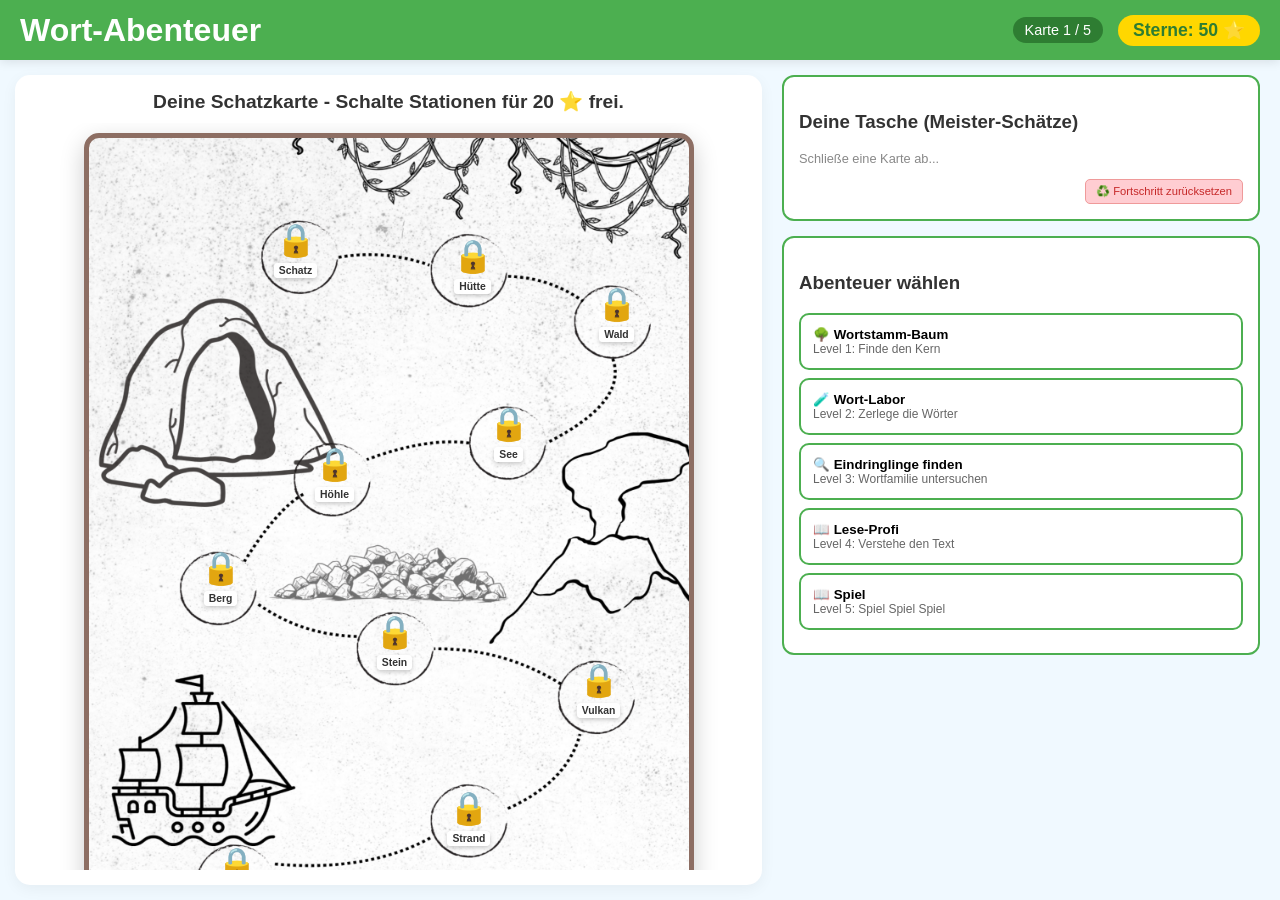
<file: index2.html>
<!DOCTYPE html>
<html lang="de">
<head>
    <meta charset="UTF-8">
    <meta name="viewport" content="width=device-width, initial-scale=1.0">
    <title>Wort-Abenteuer: Kontrollzentrum</title>
    <style>
        body {
            font-family: 'Segoe UI', Tahoma, Geneva, Verdana, sans-serif;
            background-color: #f0f9ff;
            color: #333;
            margin: 0;
            padding: 0;
            display: flex;
            flex-direction: column;
            height: 100vh;
            overflow: hidden;
        }

        header {
            background-color: #4caf50;
            color: white;
            padding: 0 20px;
            display: flex;
            justify-content: space-between;
            align-items: center;
            height: 60px;
            flex-shrink: 0;
            box-shadow: 0 2px 10px rgba(0,0,0,0.1);
            z-index: 100;
        }

        .header-stats {
            display: flex;
            gap: 15px;
            align-items: center;
        }

        #map-progress-display {
            font-size: 0.9rem;
            background: #2e7d32;
            padding: 5px 12px;
            border-radius: 15px;
        }

        #score-display {
            font-size: 1.1rem;
            font-weight: bold;
            background: #ffd700;
            padding: 5px 15px;
            border-radius: 20px;
            color: #2e7d32;
        }

        main {
            flex: 1;
            display: flex;
            padding: 15px;
            gap: 20px;
            overflow: hidden;
            box-sizing: border-box;
        }

        #menu-view {
            display: flex;
            width: 100%;
            height: 100%;
            gap: 20px;
        }

        .map-section {
            flex: 1.5;
            display: flex;
            flex-direction: column;
            background: white;
            padding: 15px;
            border-radius: 15px;
            box-shadow: 0 4px 15px rgba(0,0,0,0.05);
            min-width: 0;
            height: 100%;
            box-sizing: border-box;
        }

        .map-section h2 {
            margin: 0 0 10px 0;
            font-size: 1.2rem;
            text-align: center;
            flex-shrink: 0;
        }

        .map-wrapper {
            flex: 1;
            width: 100%;
            display: flex;
            justify-content: center;
            align-items: flex-start; 
            overflow-y: auto; 
            padding: 10px;
            box-sizing: border-box;
        }

        #map-container {
            position: relative;
            width: 100%;
            max-width: 600px;
            background-size: 100% 100%;
            background-repeat: no-repeat;
            background-position: center;
            background-color: #e3d5b8;
            border: 5px solid #8d6e63;
            border-radius: 15px;
            box-shadow: 0 8px 25px rgba(0,0,0,0.2);
            flex-shrink: 0;
        }

        .map-ratio-box {
            width: 100%;
            padding-top: 133.33%; 
            position: relative;
        }

        .station {
            position: absolute;
            width: 14%;
            height: 10%;
            cursor: pointer;
            display: flex;
            flex-direction: column;
            align-items: center;
            justify-content: center;
            z-index: 10;
            transform: translate(-50%, -50%);
            transition: transform 0.2s ease-in-out;
        }

        .station:hover { 
            transform: translate(-50%, -50%) scale(1.15); 
        }

        .station-icon { 
            font-size: 2rem; 
            position: relative;
        }

        .mini-chest {
            position: absolute;
            top: -5px;
            right: -15px;
            font-size: 1.2rem;
            cursor: pointer;
            background: white;
            border-radius: 50%;
            width: 24px;
            height: 24px;
            display: flex;
            align-items: center;
            justify-content: center;
            box-shadow: 0 2px 5px rgba(0,0,0,0.2);
            transition: transform 0.2s;
            z-index: 20;
        }

        .flying-gem {
            position: fixed;
            z-index: 5000;
            pointer-events: none;
            font-size: 1.5rem;
            transition: all 0.8s cubic-bezier(0.175, 0.885, 0.32, 1.275);
        }

        .station-label {
            font-size: 0.65rem;
            font-weight: bold;
            background: rgba(255,255,255,0.95);
            padding: 2px 5px;
            border-radius: 4px;
            white-space: nowrap;
            margin-top: 4px;
            box-shadow: 0 2px 4px rgba(0,0,0,0.2);
        }

        .controls-section {
            flex: 1;
            display: flex;
            flex-direction: column;
            gap: 15px;
            overflow-y: auto;
            padding-right: 5px;
        }

        .inventory, .game-selection {
            background: white;
            padding: 15px;
            border-radius: 12px;
            border: 2px solid #4caf50;
            flex-shrink: 0;
        }

        .item-slot {
            font-size: 1.4rem; /* Kleiner als vorher (1.8rem) */
            background: #f1f8e9;
            padding: 8px 12px;
            border-radius: 12px;
            border: 1px solid #c8e6c9;
            display: inline-flex;
            align-items: center;
            gap: 5px;
            margin: 4px;
            position: relative;
            box-shadow: 0 2px 4px rgba(0,0,0,0.05);
        }

        .item-count {
            font-size: 0.75rem;
            font-weight: bold;
            color: #2e7d32;
            background: white;
            padding: 2px 6px;
            border-radius: 10px;
            border: 1px solid #c8e6c9;
        }

        .game-card {
            width: 100%;
            background: #fff;
            border: 2px solid #4caf50;
            border-radius: 10px;
            padding: 12px;
            cursor: pointer;
            margin-bottom: 8px;
            text-align: left;
            transition: 0.2s;
        }

        .game-card:hover { background: #e8f5e9; }
        .hidden { display: none !important; }

        .reset-btn {
            background-color: #ffcdd2;
            color: #c62828;
            border: 1px solid #ef9a9a;
            padding: 5px 10px;
            border-radius: 5px;
            font-size: 0.7rem;
            cursor: pointer;
            transition: 0.3s;
        }

        #win-overlay {
            position: fixed;
            top: 0; left: 0; width: 100%; height: 100%;
            background: rgba(0,0,0,0.8);
            z-index: 1000;
            display: flex;
            justify-content: center;
            align-items: center;
            text-align: center;
            color: white;
        }

        .win-content {
            background: white;
            color: #333;
            padding: 40px;
            border-radius: 25px;
            max-width: 400px;
            box-shadow: 0 0 30px #ffd700;
        }

        .big-treasure { font-size: 5rem; margin: 20px 0; display: block; }

        #game-view {
            position: absolute;
            top: 0; left: 0; width: 100%; height: 100%;
            background: #f0f9ff;
            z-index: 200;
            display: flex;
            flex-direction: column;
            padding: 10px;
            box-sizing: border-box;
        }

        #game-frame {
            flex: 1;
            border: none;
            width: 100%;
            background: white;
            border-radius: 15px;
        }

        .back-btn {
            background: #e91e63;
            color: white;
            border: none;
            padding: 10px 20px;
            border-radius: 8px;
            cursor: pointer;
            font-weight: bold;
            margin-bottom: 10px;
            align-self: flex-start;
        }
    </style>
</head>
<body>

    <header>
        <h1>Wort-Abenteuer</h1>
        <div class="header-stats">
            <div id="map-progress-display">Karte <span id="current-map-num">1</span> / 5</div>
            <div id="score-display">Sterne: <span id="points">0</span> ⭐</div>
        </div>
    </header>

    <main>
        <section id="menu-view">
            <div class="map-section">
                <h2>Deine Schatzkarte - Schalte Stationen für 20 ⭐ frei. </h2>
                <div class="map-wrapper">
                    <div id="map-container"></div>
                </div>
            </div>

            <div class="controls-section">
                <div class="inventory">
                    <h3>Deine Tasche (Meister-Schätze)</h3>
                    <div id="inventory-list">
                        <p style="font-size: 0.8rem; color: #888;">Schließe eine Karte ab...</p>
                    </div>
                    <div class="reset-container" style="margin-top: 10px; text-align: right;">
                        <button class="reset-btn" onclick="resetGame()">♻️ Fortschritt zurücksetzen</button>
                    </div>
                </div>

                <div class="game-selection">
                    <h3>Abenteuer wählen</h3>
                    <button class="game-card" onclick="loadGame('spiel1.html')">
                        <strong>🌳 Wortstamm-Baum</strong>
                        <div style="font-size: 0.75rem; color: #666;">Level 1: Finde den Kern</div>
                    </button>
                    <button class="game-card" onclick="loadGame('spiel2.html')">
                        <strong>🧪 Wort-Labor</strong>
                        <div style="font-size: 0.75rem; color: #666;">Level 2: Zerlege die Wörter</div>
                    </button>
                    <button class="game-card" onclick="loadGame('spiel3.html')">
                        <strong>🔍 Eindringlinge finden</strong>
                        <div style="font-size: 0.75rem; color: #666;">Level 3: Wortfamilie untersuchen</div>
                    </button>
                    <button class="game-card" onclick="loadGame('spiel4.html')">
                        <strong>📖 Lese-Profi</strong>
                        <div style="font-size: 0.75rem; color: #666;">Level 4: Verstehe den Text</div>
                    </button>
                     <button class="game-card" onclick="loadGame('spiel5.html')">
                        <strong>📖 Spiel</strong>
                        <div style="font-size: 0.75rem; color: #666;">Level 5: Spiel Spiel Spiel</div>
                    </button>
                </div>
            </div>
        </section>

        <section id="game-view" class="hidden">
            <button onclick="showMenu()" class="back-btn">⬅ ZURÜCK ZUR KARTE</button>
            <iframe id="game-frame" name="gameFrame"></iframe>
        </section>
    </main>

    <div id="win-overlay" class="hidden">
        <div class="win-content">
            <h2>Karte abgeschlossen! 🎉</h2>
            <p>Du hast alle Geheimnisse gelüftet. Hier ist dein Meisterschatz:</p>
            <span id="reward-emoji" class="big-treasure">💎</span>
            <p>Dieser Schatz wandert in deine Tasche!</p>
            <button class="next-btn" style="background: #4caf50; color: white; border: none; padding: 15px 30px; border-radius: 10px; cursor: pointer;" onclick="startNextMap()">Nächste Karte entdecken ⛵</button>
        </div>
    </div>

    <script>
        const mapImages = ['karte.png', 'karte2.png', 'karte3.png', 'karte4.png', 'karte5.png'];
        const masterTreasures = ["💵", "🏆", "👑", "🦄", "💍", "🔱", "🧿", "✨", "🏆", "🌈"];
        const gemEmojis = ["💰", "🐚", "🧚"];

        const initialGameState = {
            points: 50,
            mapLevel: 1,
            stations: [
                { id: 1, name: "Schiff", status: "locked", emoji: "🚢", top: "92%", left: "24.7%" },
                { id: 2, name: "Strand", status: "locked", emoji: "🐚", top: "85%", left: "63.4%" },
                { id: 3, name: "Vulkan", status: "locked", emoji: "🌋", top: "69%", left: "85%" },
                { id: 4, name: "Stein", status: "locked", emoji: "🪨", top: "63%", left: "51%" },
                { id: 5, name: "Berg", status: "locked", emoji: "🏔️", top: "55%", left: "22%" },
                { id: 6, name: "Höhle", status: "locked", emoji: "🗻", top: "42%", left: "41%" },
                { id: 7, name: "See", status: "locked", emoji: "🏞️", top: "37%", left: "70%" },
                { id: 8, name: "Wald", status: "locked", emoji: "🌳", top: "22%", left: "88%" },
                { id: 9, name: "Hütte", status: "locked", emoji: "🛖", top: "16%", left: "64%" },
                { id: 10, name: "Schatz", status: "locked", emoji: "🪙", top: "14%", left: "34.5%" }
            ],
            inventory: []
        };

        let gameState = JSON.parse(localStorage.getItem('wortAbenteuerState')) || JSON.parse(JSON.stringify(initialGameState));

        window.loadGame = function(url) {
            const gameView = document.getElementById('game-view');
            const menuView = document.getElementById('menu-view');
            const gameFrame = document.getElementById('game-frame');

            menuView.classList.add('hidden');
            gameView.classList.remove('hidden');
            gameFrame.src = url;
        };

        window.showMenu = function() {
            document.getElementById('menu-view').classList.remove('hidden');
            document.getElementById('game-view').classList.add('hidden');
            document.getElementById('game-frame').src = "about:blank";
            renderMap();
        };

        function renderMap() {
            const container = document.getElementById('map-container');
            if (!container) return;

            const imgIdx = (gameState.mapLevel - 1) % mapImages.length;
            container.style.backgroundImage = `url('${mapImages[imgIdx]}')`;

            container.innerHTML = `
                <div class="map-ratio-box">
                    ${gameState.stations.map(s => `
                        <div class="station ${s.status}" data-station-id="${s.id}" style="top: ${s.top}; left: ${s.left};">
                            <div class="station-icon" onclick="handleStationClick(${s.id}, 'station')">
                                ${s.status === 'opened' || s.status === 'unlocked' ? s.emoji : '🔒'}
                                ${s.status === 'unlocked' ? `<div class="mini-chest" onclick="event.stopPropagation(); handleStationClick(${s.id}, 'chest')">🎁</div>` : ''}
                            </div>
                            <span class="station-label">${s.name}</span>
                        </div>
                    `).join('')}
                </div>
            `;
        }

        window.handleStationClick = function(id, targetType) {
            const s = gameState.stations.find(st => st.id === id);
            
            if (targetType === 'station' && s.status === 'locked') {
                if (confirm(`${s.name} für 20 Sterne freischalten?`)) {
                    unlockStation(id);
                }
            } else if (targetType === 'chest' && s.status === 'unlocked') {
                if (confirm(`Truhe in ${s.name} für 10 Sterne öffnen?`)) {
                    openChest(id);
                }
            }
        };

        function unlockStation(id) {
            if (gameState.points >= 20) {
                gameState.points -= 20;
                gameState.stations.find(st => st.id === id).status = 'unlocked';
                saveAndRefresh();
            } else {
                alert("Nicht genug Sterne! Spiele ein Abenteuer, um welche zu verdienen.");
            }
        }

        function openChest(id) {
            if (gameState.points >= 10) {
                gameState.points -= 10;
                
                const stationEl = document.querySelector(`[data-station-id="${id}"] .mini-chest`);
                if(stationEl) {
                    animateGemsToInventory(stationEl);
                }

                gameState.stations.find(st => st.id === id).status = 'opened';
                
                setTimeout(() => {
                    gameState.inventory.push("💎"); 
                    saveAndRefresh();
                    checkMapCompletion();
                }, 850);
            } else { 
                alert("Nicht genug Sterne für diese Truhe!"); 
            }
        }

        function animateGemsToInventory(sourceEl) {
            const startRect = sourceEl.getBoundingClientRect();
            const invHeader = document.querySelector('.inventory h3');
            const endRect = invHeader.getBoundingClientRect();

            for (let i = 0; i < 3; i++) {
                setTimeout(() => {
                    const gem = document.createElement('div');
                    gem.className = 'flying-gem';
                    gem.innerText = gemEmojis[i % gemEmojis.length];
                    gem.style.left = startRect.left + 'px';
                    gem.style.top = startRect.top + 'px';
                    document.body.appendChild(gem);

                    requestAnimationFrame(() => {
                        gem.style.left = (endRect.left + 20) + 'px';
                        gem.style.top = (endRect.top + 10) + 'px';
                        gem.style.transform = 'scale(0.5) rotate(360deg)';
                        gem.style.opacity = '0';
                    });

                    setTimeout(() => gem.remove(), 800);
                }, i * 150);
            }
        }

        function updateUI() {
            document.getElementById('points').innerText = gameState.points;
            document.getElementById('current-map-num').innerText = ((gameState.mapLevel - 1) % 5) + 1;
            
            const invList = document.getElementById('inventory-list');
            
            if (gameState.inventory.length > 0) {
                // 1. Zähle die Gegenstände im Inventar
                const counts = {};
                gameState.inventory.forEach(item => {
                    counts[item] = (counts[item] || 0) + 1;
                });

                // 2. Erzeuge HTML für jedes einzigartige Item
                invList.innerHTML = Object.keys(counts).map(key => `
                    <div class="item-slot" title="${key}">
                        ${key} 
                        ${counts[key] > 1 ? `<span class="item-count">×${counts[key]}</span>` : ''}
                    </div>
                `).join('');
            } else {
                invList.innerHTML = '<p style="font-size: 0.8rem; color: #888;">Schließe eine Karte ab...</p>';
            }
        }

        function checkMapCompletion() {
            if (gameState.stations.every(st => st.status === 'opened')) {
                const randomTreasure = masterTreasures[Math.floor(Math.random() * masterTreasures.length)];
                document.getElementById('reward-emoji').innerText = randomTreasure;
                gameState.inventory.push(randomTreasure);
                document.getElementById('win-overlay').classList.remove('hidden');
            }
        }

        window.startNextMap = function() {
            gameState.mapLevel++;
            gameState.stations.forEach(st => st.status = 'locked');
            document.getElementById('win-overlay').classList.add('hidden');
            saveAndRefresh();
        };

        window.resetGame = function() {
            if (confirm("Wirklich alles zurücksetzen?")) {
                gameState = JSON.parse(JSON.stringify(initialGameState));
                localStorage.removeItem('wortAbenteuerState');
                saveAndRefresh();
            }
        };

        function saveAndRefresh() {
            localStorage.setItem('wortAbenteuerState', JSON.stringify(gameState));
            updateUI();
            renderMap();
        }

        window.addStars = function(amount) {
            const val = parseInt(amount);
            if(isNaN(val)) return;
            gameState.points += val;
            saveAndRefresh();
        };

        window.onload = () => { 
            updateUI(); 
            renderMap(); 
        };
    </script>
</body>
</html>
</file>
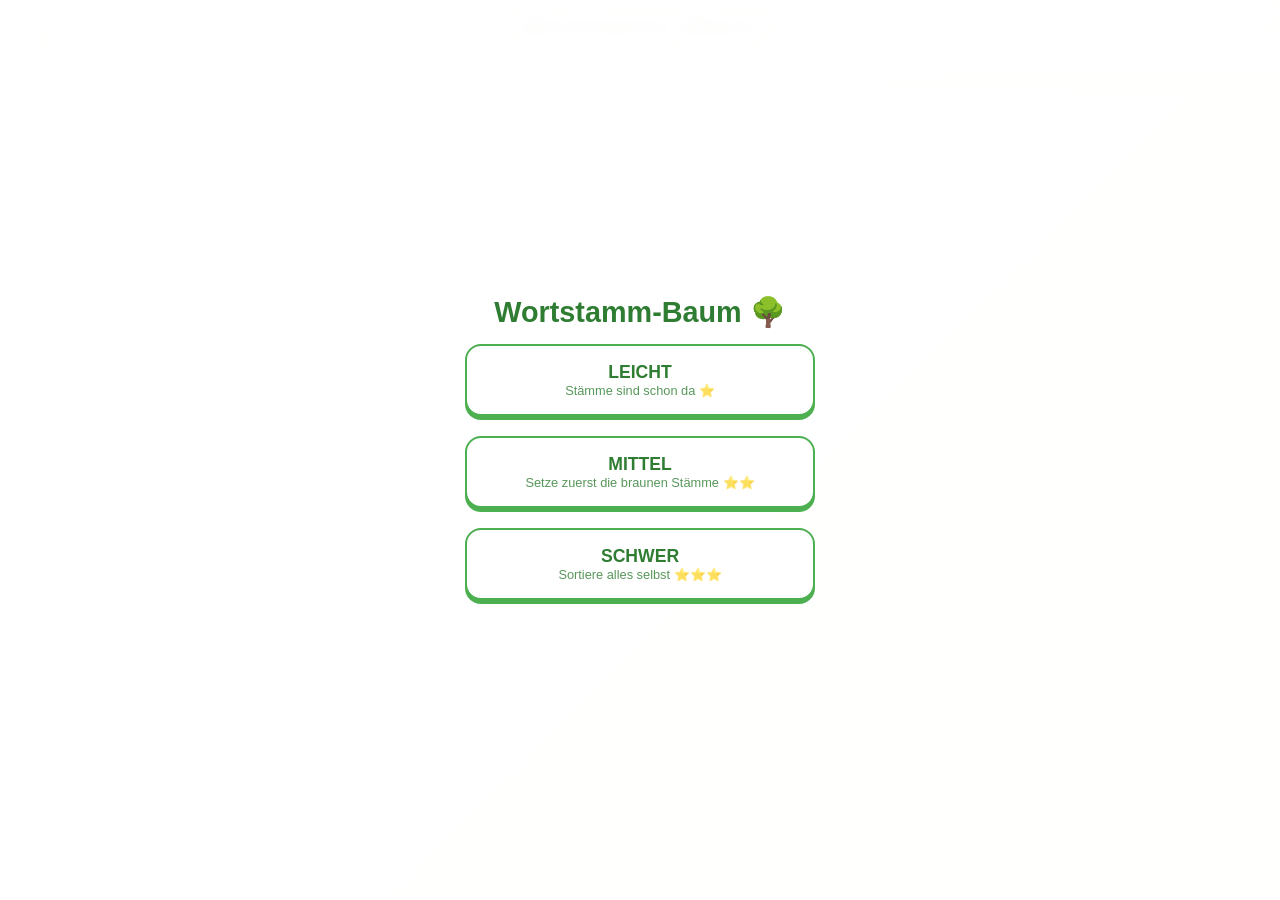
<file: spiel1.html>
<!DOCTYPE html>
<html lang="de">
<head>
    <meta charset="UTF-8">
    <meta name="viewport" content="width=device-width, initial-scale=1.0, maximum-scale=1.0, user-scalable=no">
    <title>Wortstamm-Baum</title>
    <style>
        :root {
            --primary-green: #4caf50;
            --dark-green: #2e7d32;
            --light-green: #e8f5e9;
            --trunk-brown: #5d4037;
            --accent-gold: #ffc107;
            --shadow: 0 4px 12px rgba(0,0,0,0.1);
        }

        body {
            font-family: 'Inter', 'Segoe UI', sans-serif;
            background: linear-gradient(135deg, #f1f8e9 0%, #dcedc8 100%);
            margin: 0;
            display: flex;
            flex-direction: column;
            height: 100vh; /* Fest auf Viewport-Höhe */
            color: #333;
            touch-action: none;
            overflow: hidden;
        }

        #start-screen {
            position: fixed; top: 0; left: 0; width: 100%; height: 100%;
            background: rgba(255, 255, 255, 0.98);
            backdrop-filter: blur(10px);
            z-index: 2000; display: flex; flex-direction: column;
            justify-content: center; align-items: center; text-align: center;
        }

        #home-btn {
            position: absolute; top: 15px; left: 15px;
            background: white; border: 2px solid var(--primary-green);
            padding: 10px 15px; border-radius: 12px; font-size: 1.2rem;
            cursor: pointer; z-index: 1500; box-shadow: var(--shadow);
            -webkit-tap-highlight-color: transparent;
        }

        .mode-btn {
            background: white; border: 2px solid var(--primary-green); padding: 16px 24px; 
            margin: 10px; width: 85%; max-width: 350px;
            border-radius: 16px; font-size: 1.1rem; font-weight: 800; color: var(--dark-green);
            cursor: pointer; box-shadow: 0 4px 0 var(--primary-green); transition: all 0.1s;
            -webkit-tap-highlight-color: transparent;
        }
        .mode-btn:active { transform: translateY(3px); box-shadow: 0 1px 0 var(--primary-green); }
        .mode-btn span { display: block; font-size: 0.8rem; font-weight: normal; opacity: 0.8; }

        header { padding: 5px; text-align: center; flex-shrink: 0; }
        h1 { color: var(--dark-green); margin: 5px 0; font-size: clamp(1.2rem, 4vw, 1.8rem); }

        .leaf-pool-container {
            background: rgba(255, 255, 255, 0.5);
            border-bottom: 2px solid var(--primary-green);
            padding: 10px;
            max-height: 30%; /* Begrenzt die Höhe des Pools */
            overflow-y: auto; /* Scrollbar falls zu viele Blätter */
            display: flex;
            flex-direction: column;
            align-items: center;
            z-index: 100;
            flex-shrink: 0;
        }

        .leaf-pool {
            display: flex;
            flex-wrap: wrap;
            gap: 8px;
            justify-content: center;
            width: 100%;
        }

        .leaf {
            background: linear-gradient(135deg, #a5d6a7, #66bb6a);
            color: #1b5e20;
            padding: 8px 16px;
            border-radius: 20px 4px 20px 4px;
            font-weight: 800;
            font-size: 0.85rem;
            cursor: grab;
            box-shadow: 2px 2px 5px rgba(0,0,0,0.1);
            user-select: none;
            touch-action: none;
            white-space: nowrap;
        }

        .leaf.stem-leaf { background: linear-gradient(135deg, #8d6e63, #5d4037); color: white; border: 2px solid var(--accent-gold); }
        .leaf.dragging { position: fixed !important; z-index: 3000; opacity: 0.9; transform: scale(1.1); pointer-events: none; }
        .leaf.correct { background: #2e7d32 !important; color: white; cursor: default; }
        .leaf.wrong { background: #8d6e63 !important; color: #ffeb3b !important; animation: shake 0.4s; }

        #check-btn {
            background: var(--accent-gold); color: #5d4037; border: none;
            padding: 10px 25px; font-size: 1rem; font-weight: 900;
            border-radius: 30px; margin-bottom: 8px; cursor: pointer; display: none;
            box-shadow: 0 4px 0 #d4a017;
        }

        .game-area {
            flex: 1;
            display: flex;
            justify-content: space-around;
            align-items: flex-end; /* Bäume stehen am "Boden" des flex-containers */
            padding: 0 10px 100px 10px; /* 100px Abstand zum iPad-Rand */
            gap: 10px;
            width: 100%;
            box-sizing: border-box;
            overflow: hidden;
        }

        .tree {
            display: flex;
            flex-direction: column;
            align-items: center;
            flex: 1;
            max-width: 300px;
            height: 100%;
            justify-content: flex-end;
            position: relative;
        }

        .tree-crown {
            width: 100%;
            aspect-ratio: 1/1;
            background: #4caf50; 
            border-radius: 50%;
            box-shadow: inset 0 -8px 0 rgba(0,0,0,0.1), var(--shadow);
            display: flex;
            flex-wrap: wrap;
            align-content: center;
            justify-content: center;
            padding: 10%;
            gap: 4px;
            position: relative;
            z-index: 1;
            max-height: 45vh; /* Verhindert dass die Krone zu riesig wird */
        }

        .tree-trunk {
            width: clamp(50px, 15vw, 80px); /* Skaliert mit Bildschirmbreite */
            height: clamp(120px, 25vh, 240px); /* 100% länger */
            background: #5d4037;
            border-radius: 12px 12px 0 0; 
            position: relative;
            margin-top: -15%; /* Überlappt Krone */
            display: flex;
            justify-content: center;
            align-items: center;
            z-index: 10;
            box-shadow: 2px 0 5px rgba(0,0,0,0.2);
        }

        .trunk-label {
            color: white; font-weight: 900;
            font-size: clamp(0.7rem, 2.5vw, 1.2rem);
            text-transform: uppercase;
            pointer-events: none;
            text-align: center;
        }

        @keyframes shake {
            0%, 100% { transform: translateX(0); }
            25% { transform: translateX(-5px); }
            75% { transform: translateX(5px); }
        }

        #win-screen {
            position: fixed; top: 0; left: 0; width: 100%; height: 100%;
            background: white; display: none; flex-direction: column;
            justify-content: center; align-items: center; z-index: 4000;
            text-align: center;
        }
    </style>
</head>
<body>

    <button id="home-btn" onclick="goHome()">🏠</button>

    <div id="start-screen">
        <h1>Wortstamm-Baum 🌳</h1>
        <button class="mode-btn" onclick="startGame('easy')">LEICHT<span>Stämme sind schon da ⭐</span></button>
        <button class="mode-btn" onclick="startGame('medium')">MITTEL<span>Setze zuerst die braunen Stämme ⭐⭐</span></button>
        <button class="mode-btn" onclick="startGame('hard')">SCHWER<span>Sortiere alles selbst ⭐⭐⭐</span></button>
    </div>

    <header>
        <h1 id="main-title">Wortstamm-Baum</h1>
    </header>

    <div class="leaf-pool-container">
        <button id="check-btn" onclick="checkAllTrees()">Bäume prüfen! 🔍</button>
        <div class="leaf-pool" id="pool"></div>
    </div>

    <div class="game-area" id="forest"></div>
    
    <div id="win-screen">
        <h1 style="font-size: 3rem;">🌳</h1>
        <h2 style="color: var(--dark-green);">Baum-Profi!</h2>
        <div id="stars-result" style="font-size: 2.5rem; color: #fbc02d; margin: 20px 0;"></div>
        <button class="mode-btn" style="background: var(--primary-green); color: white;" onclick="location.reload()">Nochmal spielen</button>
    </div>

    <script>
        const families = [
            { stem: "fahr", members: ["Fahrrad", "Abfahrt", "Gefährt", "mitfahren", "umfahren"] },
{ stem: "spiel", members: ["Spielfeld", "Beispiel", "Vorspiel", "mitspielen", "Spielzeug"] },
{ stem: "sprech", members: ["Gespräch", "mitsprechen", "Versprechen", "ansprechen", "Sprachrohr"] },
{ stem: "stell", members: ["Vorstellung", "Bestellung", "feststellen", "Stellplatz", "ausstellen"] },
{ stem: "trag", members: ["Beitrag", "Tragetasche", "vertragen", "Nachtrag", "übertragbar"] },
{ stem: "seh", members: ["Fernsehen", "Aussicht", "hellseherisch", "ansehen", "Versehen"] },
{ stem: "geh", members: ["Gehweg", "Ausgang", "vorgehen", "vergangen", "umgehen"] },
{ stem: "komm", members: ["Ankunft", "Willkommen", "einkommen", "vorkommen", "Abkommen"] },
{ stem: "schlag", members: ["Ratschlag", "Vorschlag", "einschlägig", "Anschlag", "nachschlagen"] },
{ stem: "schreib", members: ["Schreibheft", "Unterschrift", "beschreiben", "Abschrift", "mitschreiben"] },
{ stem: "sitz", members: ["Sitzplatz", "Besitzer", "beiseitesitzen", "Vorsitz", "absitzen"] },
{ stem: "nehm", members: ["Teilnahme", "Unternehmen", "benehmen", "Ausnahme", "abnehmen"] },
{ stem: "brech", members: ["Einbruch", "zerbrechlich", "Ausbruch", "Unterbrechung", "verbrechen"] },
{ stem: "bind", members: ["Verbindung", "Armbinde", "anbinden", "Einband", "entbinden"] },
{ stem: "deck", members: ["Bettdecke", "entdecken", "abdecken", "Versteck", "Dachdecker"] },
{ stem: "denk", members: ["Nachdenken", "Gedanke", "andenken", "Denkmal", "bedenklich"] },
{ stem: "drück", members: ["Ausdruck", "Handdruck", "bedrücken", "unterdrücken", "Drucker"] },
{ stem: "fall", members: ["Zufall", "beifällig", "Unfall", "ausfallen", "Gefallen"] },
{ stem: "fang", members: ["Anfang", "Empfänger", "einfangen", "Gefängnis", "umfangreich"] },
{ stem: "führ", members: ["Führung", "Ausführung", "einführen", "Anführer", "verführerisch"] },
{ stem: "geb", members: ["Aufgabe", "Ergebnis", "angeblich", "Ausgabe", "vergeben"] },
{ stem: "greif", members: ["Begriff", "angreifen", "Eingriff", "handgreiflich", "begreifen"] },
{ stem: "halt", members: ["Inhalt", "anhalten", "Haltbarkeit", "Verhalten", "Unterhalt"] },
{ stem: "hör", members: ["Zuhörer", "aufhören", "gehörig", "Verhör", "hörbar"] },
{ stem: "kleb", members: ["Aufkleber", "festkleben", "Klebstoff", "verklebt", "einkleben"] },
{ stem: "lad", members: ["Einladung", "beladen", "Ladestation", "ausladen", "Überladung"] },
{ stem: "leg", members: ["Anlage", "verlegen", "beilegen", "Überlegung", "gelegen"] },
{ stem: "les", members: ["Lesebuch", "vorlesen", "auslesen", "Leseratte", "erlesen"] },
{ stem: "ruf", members: ["Anruf", "Ausruf", "ausrufen", "Widerruf", "Zuruf"] },
{ stem: "zieh", members: ["Umzug", "beziehen", "Anziehung", "abziehen", "Verzug"] }
        ];

        let gameMode = 'easy';
        let activeStems = { 1: null, 2: null, 3: null };
        let draggedEl = null;
        let dragOffsetX = 0;
        let dragOffsetY = 0;
        
        let scoreCalculated = false;
        let finalRoundScore = 0;

        function goHome() {
            if(confirm("Willst du das Spiel wirklich beenden?")) {
                location.reload();
            }
        }

        function startGame(mode) {
            gameMode = mode;
            scoreCalculated = false;
            finalRoundScore = 0;
            document.getElementById('start-screen').style.display = 'none';
            initBoard();
        }

        function initBoard() {
            const forest = document.getElementById('forest');
            const pool = document.getElementById('pool');
            forest.innerHTML = '';
            pool.innerHTML = '';

            // Bäume erstellen
            for (let i = 1; i <= 3; i++) {
                const tree = document.createElement('div');
                tree.className = 'tree';
                let labelText = (gameMode === 'easy') ? families[i-1].stem : "?";
                if(gameMode === 'easy') activeStems[i] = families[i-1].stem;

                tree.innerHTML = `
                    <div class="tree-crown" id="crown-${i}"></div>
                    <div class="tree-trunk">
                        <span class="trunk-label" id="label-${i}">${labelText}</span>
                    </div>
                `;
                forest.appendChild(tree);
            }

            // Blätter mischen
            let leaves = [];
            families.forEach(f => {
                f.members.forEach(m => leaves.push({ text: m, stem: f.stem, type: 'member' }));
                if(gameMode === 'medium') leaves.push({ text: f.stem, stem: f.stem, type: 'stem' });
                if(gameMode === 'hard') leaves.push({ text: f.stem, stem: f.stem, type: 'member' });
            });
            leaves.sort(() => Math.random() - 0.5);

            leaves.forEach((l) => {
                const div = document.createElement('div');
                div.className = 'leaf' + (l.type === 'stem' ? ' stem-leaf' : '');
                div.innerText = l.text;
                div.dataset.stem = l.stem;
                div.dataset.type = l.type;
                div.draggable = true;
                
                div.onmousedown = (e) => startDrag(e, div);
                div.ontouchstart = (e) => startDrag(e, div);
                
                pool.appendChild(div);
            });
        }

        function startDrag(e, el) {
            if (el.classList.contains('correct')) return;
            
            draggedEl = el;
            const evt = e.touches ? e.touches[0] : e;
            const rect = el.getBoundingClientRect();
            
            dragOffsetX = evt.clientX - rect.left;
            dragOffsetY = evt.clientY - rect.top;

            el.style.width = rect.width + 'px';
            el.classList.add('dragging');
            updatePosition(evt.clientX, evt.clientY);
            
            const moveHandler = (moveEvent) => {
                const mEvt = moveEvent.touches ? moveEvent.touches[0] : moveEvent;
                updatePosition(mEvt.clientX, mEvt.clientY);
                if (moveEvent.cancelable) moveEvent.preventDefault();
            };

            const stopHandler = (upEvent) => {
                const uEvt = upEvent.changedTouches ? upEvent.changedTouches[0] : upEvent;
                document.removeEventListener('mousemove', moveHandler);
                document.removeEventListener('mouseup', stopHandler);
                document.removeEventListener('touchmove', moveHandler);
                document.removeEventListener('touchend', stopHandler);
                
                el.classList.remove('dragging');
                el.style.left = ''; el.style.top = ''; el.style.width = '';
                
                const dropTarget = document.elementFromPoint(uEvt.clientX, uEvt.clientY);
                finalizeDrop(el, dropTarget);
            };

            document.addEventListener('mousemove', moveHandler);
            document.addEventListener('mouseup', stopHandler);
            document.addEventListener('touchmove', moveHandler, { passive: false });
            document.addEventListener('touchend', stopHandler);
        }

        function updatePosition(clientX, clientY) {
            if (!draggedEl) return;
            draggedEl.style.left = (clientX - dragOffsetX) + 'px';
            draggedEl.style.top = (clientY - dragOffsetY) + 'px';
        }

        function finalizeDrop(el, target) {
            const crown = target ? target.closest('.tree-crown') : null;
            if (crown) {
                crown.appendChild(el);
            } else {
                document.getElementById('pool').appendChild(el);
            }
            checkPool();
        }

        function checkPool() {
            const pool = document.getElementById('pool');
            document.getElementById('check-btn').style.display = (pool.children.length === 0) ? 'block' : 'none';
        }

        function checkAllTrees() {
            let allCorrect = true;
            let currentAttemptScore = 0;
            const pointsPerTree = (gameMode === 'easy') ? 1 : (gameMode === 'medium' ? 2 : 3);

            for (let i = 1; i <= 3; i++) {
                const crown = document.getElementById(`crown-${i}`);
                if (gameMode === 'medium') {
                    const stemLeaf = Array.from(crown.children).find(l => l.dataset.type === 'stem');
                    activeStems[i] = stemLeaf ? stemLeaf.dataset.stem : null;
                } else if (gameMode === 'hard') {
                    const firstLeaf = crown.children[0];
                    activeStems[i] = firstLeaf ? firstLeaf.dataset.stem : null;
                }
                document.getElementById(`label-${i}`).innerText = activeStems[i] || "?";
            }

            for (let i = 1; i <= 3; i++) {
                const crown = document.getElementById(`crown-${i}`);
                const stem = activeStems[i];
                let treeError = false;

                if (!stem || crown.children.length === 0) {
                    allCorrect = false; treeError = true;
                } else {
                    Array.from(crown.children).forEach(leaf => {
                        if (leaf.dataset.stem === stem) {
                            leaf.classList.add('correct');
                            leaf.classList.remove('wrong');
                            leaf.draggable = false;
                        } else {
                            leaf.classList.add('wrong');
                            allCorrect = false; treeError = true;
                        }
                    });
                }
                if (!treeError && stem) currentAttemptScore += pointsPerTree;
            }

            if (!scoreCalculated) {
                finalRoundScore = currentAttemptScore;
                scoreCalculated = true;
            }

            if (allCorrect) {
                document.getElementById('stars-result').innerText = `Ergebnis: ${finalRoundScore} Sterne! ⭐`;
                document.getElementById('win-screen').style.display = 'flex';
                if (window.parent && window.parent.addStars) window.parent.addStars(finalRoundScore);
            }
        }
    </script>
</body>
</html>
</file>
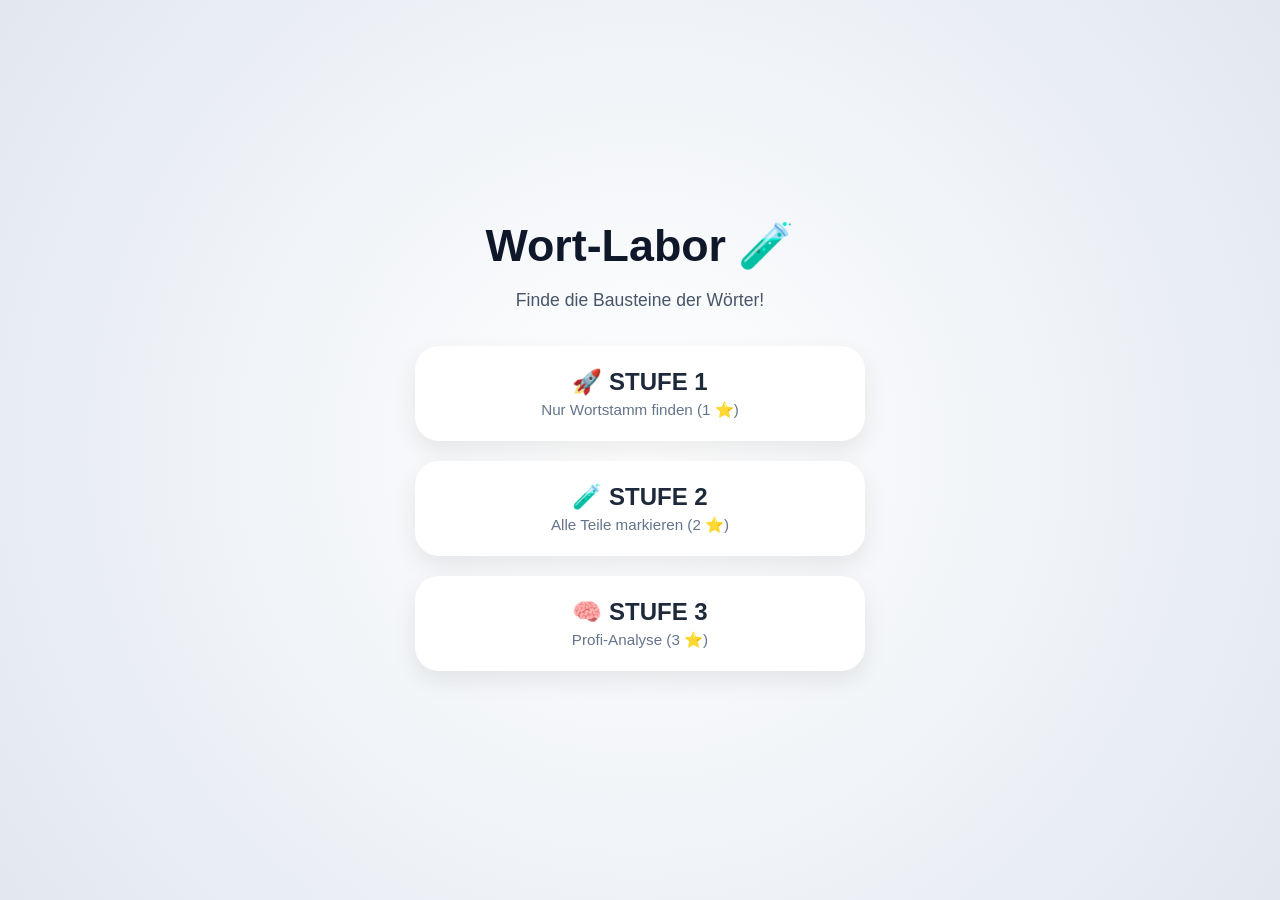
<file: spiel2.html>
<!DOCTYPE html>
<html lang="de">
<head>
    <meta charset="UTF-8">
    <meta name="viewport" content="width=device-width, initial-scale=1.0, maximum-scale=1.0, user-scalable=no">
    <title>Wort-Labor</title>
    <style>
        :root {
            --prefix-color: #42a5f5;
            --stem-color: #fdd835;
            --suffix-color: #ef5350;
            --bg-color: #f8fafc;
            --marker-opacity: 0.6;
            --accent-green: #4caf50;
        }

        body {
            font-family: 'Segoe UI', Roboto, Helvetica, Arial, sans-serif;
            background: var(--bg-color);
            margin: 0;
            display: flex; 
            flex-direction: column; 
            align-items: center;
            height: 100vh; 
            overflow: hidden; 
            color: #334155; 
            /* Verhindert Standard-Gesten wie 'Pull-to-refresh' */
            touch-action: none;
            -webkit-user-select: none;
            user-select: none;
        }

        /* Startbildschirm Optimierung */
        #start-screen {
            position: fixed; top: 0; left: 0; width: 100%; height: 100%;
            background: radial-gradient(circle at center, #ffffff 0%, #e2e8f0 100%);
            z-index: 2000; display: flex; flex-direction: column; justify-content: center; align-items: center;
            text-align: center; padding: 20px; box-sizing: border-box;
        }

        .mode-btn {
            background: white; border: none; padding: 20px; margin: 10px; width: 100%; max-width: 450px;
            border-radius: 24px; font-size: 1.5rem; font-weight: 800; color: #1e293b;
            cursor: pointer; box-shadow: 0 10px 25px rgba(0,0,0,0.08); transition: all 0.2s;
            border: 2px solid transparent;
            -webkit-tap-highlight-color: transparent;
        }
        .mode-btn:hover { transform: translateY(-5px); border-color: var(--accent-green); }
        .mode-btn span { display: block; font-size: 0.95rem; font-weight: 500; margin-top: 5px; color: #64748b; }

        .lab-container {
            flex: 1; display: flex; flex-direction: column; align-items: center;
            justify-content: space-around; width: 100%; max-width: 1100px; padding: 10px; box-sizing: border-box;
        }

        #progress-bar {
            background: white; padding: 8px 25px; border-radius: 20px;
            font-weight: 700; color: #475569; box-shadow: 0 2px 10px rgba(0,0,0,0.05);
            font-size: 1.2rem;
        }

        #word-display {
            font-size: clamp(2.5rem, 10vw, 5rem); font-weight: 900; display: flex;
            padding: 20px 25px; background: white; border-radius: 30px;
            box-shadow: 0 15px 35px rgba(0,0,0,0.06); border: 6px solid #cbd5e1;
            cursor: crosshair; max-width: 95vw;
            /* Wichtig für Touch: Keine Verzögerung beim Tippen */
            touch-action: none;
        }

        .char-unit { 
            position: relative; 
            padding: 0 4px; /* Etwas breiter für Touch-Präzision */
            z-index: 5; 
            display: inline-block; 
            border-radius: 12px; 
            border: 4px solid transparent; 
            transition: background-color 0.2s;
        }
        .char-unit.hidden-part { display: none; }
        .char-unit.error { border-color: #ef4444 !important; background: #fee2e2; }

        .marker {
            position: absolute; bottom: 15%; left: 0; width: 100%; height: 50%;
            z-index: -1; border-radius: 4px; pointer-events: none;
        }
        .mark-prefix { background: var(--prefix-color); opacity: var(--marker-opacity); }
        .mark-stem { background: var(--stem-color); opacity: var(--marker-opacity); }
        .mark-suffix { background: var(--suffix-color); opacity: var(--marker-opacity); }

        .tool-bar {
            display: flex; gap: 10px; padding: 10px 20px;
            background: white; border-radius: 60px; box-shadow: 0 10px 30px rgba(0,0,0,0.1);
            margin-bottom: 10px;
        }

        .marker-pen {
            width: 65px; height: 90px; cursor: pointer;
            display: flex; flex-direction: column; align-items: center; transition: 0.2s;
            -webkit-tap-highlight-color: transparent;
        }
        .marker-pen.active { transform: translateY(-12px) scale(1.1); }
        .pen-body {
            width: 40px; height: 65px; border-radius: 8px;
            display: flex; align-items: center; justify-content: center;
            color: white; font-size: 0.7rem; font-weight: 800;
            box-shadow: 0 4px 8px rgba(0,0,0,0.15);
        }
        .pen-tip { width: 20px; height: 12px; background: #334155; border-radius: 4px 4px 0 0; }
        .pen-prefix .pen-body { background: var(--prefix-color); }
        .pen-stem .pen-body { background: var(--stem-color); color: #854d0e; }
        .pen-suffix .pen-body { background: var(--suffix-color); }
        .pen-eraser .pen-body { background: #94a3b8; font-size: 1.4rem; }

        #variation-box {
            display: none; width: 100%; padding: 15px; background: #f0fdf4;
            border-radius: 20px; border: 3px dashed var(--accent-green); text-align: center;
            box-sizing: border-box;
        }

        .variation-list { display: flex; flex-wrap: wrap; justify-content: center; gap: 8px; }

        .variation-btn {
            background: white; border: 3px solid #cbd5e1; padding: 12px 24px;
            border-radius: 18px; cursor: pointer; font-weight: 800; font-size: 1.5rem;
            transition: 0.2s; min-width: 90px;
            -webkit-tap-highlight-color: transparent;
        }
        .variation-btn.selected { border-color: var(--accent-green); background: #dcfce7; }
        .variation-btn.error { border-color: #ef4444; background: #fee2e2; }

        #check-btn {
            background: var(--accent-green); color: white; border: none; padding: 16px 50px;
            font-size: 1.5rem; border-radius: 40px; cursor: pointer; font-weight: 800;
            box-shadow: 0 5px 0 #2e7d32; margin-bottom: 10px;
            -webkit-tap-highlight-color: transparent;
        }
        #check-btn:active { transform: translateY(2px); box-shadow: 0 3px 0 #2e7d32; }

        #win-screen {
            position: fixed; top: 0; left: 0; width: 100%; height: 100%;
            background: white; display: none; z-index: 3000;
            flex-direction: column; justify-content: center; align-items: center;
            padding: 20px; text-align: center;
        }

        .hidden { display: none !important; }
    </style>
</head>
<body onmouseup="stopPainting()" onmouseleave="stopPainting()" ontouchend="stopPainting()">

    <div id="start-screen">
        <h1 style="font-size: 2.8rem; color: #0f172a; margin: 0;">Wort-Labor 🧪</h1>
        <p style="font-size: 1.1rem; color: #475569; margin-bottom: 25px;">Finde die Bausteine der Wörter!</p>
        <button class="mode-btn" onclick="startGame(1)">🚀 STUFE 1<span>Nur Wortstamm finden (1 ⭐)</span></button>
        <button class="mode-btn" onclick="startGame(2)">🧪 STUFE 2<span>Alle Teile markieren (2 ⭐)</span></button>
        <button class="mode-btn" onclick="startGame(3)">🧠 STUFE 3<span>Profi-Analyse (3 ⭐)</span></button>
    </div>

    <div class="lab-container">
        <div id="progress-bar">Wort 1 / 5</div>
        <div id="feedback-message" style="color: #e11d48; font-weight: 800; min-height: 1.5em; font-size: 1.1rem;"></div>
        
        <div id="word-display"></div>

        <div id="variation-box">
            <p style="font-weight: 800; color: #166534; font-size: 1.2rem; margin-top: 0;">Welche Bausteine passen noch zum Stamm?</p>
            <div id="variation-list" class="variation-list"></div>
        </div>

        <div class="tool-bar" id="tool-bar">
            <div id="pen-prefix" class="marker-pen pen-prefix" onclick="selectPen('prefix')">
                <div class="pen-tip"></div><div class="pen-body">VOR</div>
            </div>
            <div id="pen-stem" class="marker-pen pen-stem active" onclick="selectPen('stem')">
                <div class="pen-tip"></div><div class="pen-body">STAMM</div>
            </div>
            <div id="pen-suffix" class="marker-pen pen-suffix" onclick="selectPen('suffix')">
                <div class="pen-tip"></div><div class="pen-body">ENDE</div>
            </div>
            <div id="pen-eraser" class="marker-pen pen-eraser" onclick="selectPen('none')">
                <div class="pen-tip" style="background:#475569"></div><div class="pen-body">🧽</div>
            </div>
        </div>

        <button id="check-btn" onclick="checkStep()">Prüfen 🔍</button>
    </div>

    <div id="win-screen">
        <h1 style="font-size: 2.5rem; color: #166534;">Laborbericht</h1>
        <div id="stars-result" style="font-size: 4rem; color: #eab308; margin-bottom: 15px;"></div>
        <p id="points-display" style="font-size: 1.5rem; font-weight: 800; color: #475569;"></p>
        <button class="mode-btn" style="background: var(--accent-green); color: white; max-width: 300px;" onclick="resetToMenu()">Ergebnisse speichern</button>
    </div>

    <script>
        const wordPool = [
            { word: "verlaufen", prefix: "ver", stem: "lauf", suffix: "en", alternates: [{val: "be", ok: true}, {val: "ent", ok: true}, {val: "auf", ok: true}, {val: "miss", ok: false}] },
            { word: "beifahren", prefix: "bei", stem: "fahr", suffix: "en", alternates: [{val: "ab", ok: true}, {val: "ge", ok: false}, {val: "mit", ok: true}, {val: "ver", ok: true}] },
            { word: "verspielt", prefix: "ver", stem: "spiel", suffix: "t", alternates: [{val: "ab", ok: true}, {val: "be", ok: true}, {val: "um", ok: false}, {val: "vor", ok: true}] },
            { word: "Ausfahrt", prefix: "Aus", stem: "fahr", suffix: "t", alternates: [{val: "Vor", ok: true}, {val: "Be", ok: false}, {val: "Ein", ok: true}, {val: "Ab", ok: true}] },
            { word: "Ankunft", prefix: "An", stem: "kunf", suffix: "t", alternates: [{val: "Her", ok: true}, {val: "Zu", ok: true}, {val: "Aus", ok: true}, {val: "Ver", ok: false}] },
            { word: "verlaufen", prefix: "ver", stem: "lauf", suffix: "en", alternates: [{val: "be", ok: true}, {val: "ent", ok: true}, {val: "auf", ok: true}, {val: "miss", ok: false}] },
{ word: "beifahren", prefix: "bei", stem: "fahr", suffix: "en", alternates: [{val: "ab", ok: true}, {val: "mit", ok: true}, {val: "ver", ok: true}, {val: "zer", ok: false}] },
{ word: "verspielt", prefix: "ver", stem: "spiel", suffix: "t", alternates: [{val: "ab", ok: true}, {val: "be", ok: true}, {val: "an", ok: true}, {val: "un", ok: false}] },
{ word: "Ausfahrt", prefix: "Aus", stem: "fahr", suffix: "t", alternates: [{val: "Vor", ok: true}, {val: "Ein", ok: true}, {val: "Ab", ok: true}, {val: "Be", ok: false}] },
{ word: "Ankunft", prefix: "An", stem: "kunf", suffix: "t", alternates: [{val: "Her", ok: true}, {val: "Zu", ok: true}, {val: "Aus", ok: true}, {val: "Ver", ok: false}] },
{ word: "beschreiben", prefix: "be", stem: "schreib", suffix: "en", alternates: [{val: "ver", ok: true}, {val: "auf", ok: true}, {val: "mit", ok: true}, {val: "ent", ok: false}] },
{ word: "Vorspiel", prefix: "Vor", stem: "spiel", suffix: "", alternates: [{val: "Bei", ok: true}, {val: "Nach", ok: true}, {val: "Schau", ok: true}, {val: "Ge", ok: false}] },
{ word: "entdecken", prefix: "ent", stem: "deck", suffix: "en", alternates: [{val: "ver", ok: true}, {val: "auf", ok: true}, {val: "be", ok: true}, {val: "ab", ok: true}] },
{ word: "Anführer", prefix: "An", stem: "führ", suffix: "er", alternates: [{val: "Mit", ok: true}, {val: "Ver", ok: true}, {val: "Ent", ok: true}, {val: "Be", ok: false}] },
{ word: "verklebt", prefix: "ver", stem: "kleb", suffix: "t", alternates: [{val: "be", ok: true}, {val: "zu", ok: true}, {val: "an", ok: true}, {val: "ent", ok: false}] },
{ word: "Rückruf", prefix: "Rück", stem: "ruf", suffix: "", alternates: [{val: "An", ok: true}, {val: "Aus", ok: true}, {val: "Vor", ok: true}, {val: "Bei", ok: false}] },
{ word: "Ausblick", prefix: "Aus", stem: "blick", suffix: "", alternates: [{val: "An", ok: true}, {val: "Ein", ok: true}, {val: "Durch", ok: true}, {val: "Vor", ok: false}] },
{ word: "aufstellen", prefix: "auf", stem: "stell", suffix: "en", alternates: [{val: "be", ok: true}, {val: "ver", ok: true}, {val: "vor", ok: true}, {val: "ent", ok: false}] },
{ word: "Zuhörer", prefix: "Zu", stem: "hör", suffix: "er", alternates: [{val: "An", ok: true}, {val: "Ver", ok: true}, {val: "Ab", ok: true}, {val: "Um", ok: false}] },
{ word: "Einband", prefix: "Ein", stem: "band", suffix: "", alternates: [{val: "Ver", ok: true}, {val: "Arm", ok: true}, {val: "Hals", ok: true}, {val: "Ge", ok: false}] },
{ word: "Abbruch", prefix: "Ab", stem: "bruch", suffix: "", alternates: [{val: "Ein", ok: true}, {val: "Aus", ok: true}, {val: "Durch", ok: true}, {val: "Ver", ok: false}] },
{ word: "Zufall", prefix: "Zu", stem: "fall", suffix: "", alternates: [{val: "Un", ok: true}, {val: "Ab", ok: true}, {val: "Beif", ok: true}, {val: "Ent", ok: false}] },
{ word: "Anschlag", prefix: "An", stem: "schlag", suffix: "", alternates: [{val: "Vor", ok: true}, {val: "Rat", ok: true}, {val: "Nach", ok: true}, {val: "Bei", ok: false}] },
{ word: "Aufgabe", prefix: "Auf", stem: "gab", suffix: "e", alternates: [{val: "Ab", ok: true}, {val: "Ein", ok: true}, {val: "Zu", ok: true}, {val: "Ver", ok: false}] },
{ word: "Mitbringsel", prefix: "Mit", stem: "bring", suffix: "sel", alternates: [{val: "Ver", ok: false}, {val: "An", ok: false}, {val: "Auf", ok: false}, {val: "Ent", ok: false}] },
{ word: "Vorleser", prefix: "Vor", stem: "les", suffix: "er", alternates: [{val: "Mit", ok: true}, {val: "Ab", ok: true}, {val: "Be", ok: false}, {val: "Aus", ok: false}] },
{ word: "Anzug", prefix: "An", stem: "zug", suffix: "", alternates: [{val: "Um", ok: true}, {val: "Ab", ok: true}, {val: "Auf", ok: true}, {val: "Be", ok: true}] },
{ word: "Bettdecke", prefix: "Bett", stem: "deck", suffix: "e", alternates: [{val: "Ab", ok: true}, {val: "Ent", ok: false}, {val: "Ver", ok: true}, {val: "Zude", ok: true}] },
{ word: "Vorsicht", prefix: "Vor", stem: "sicht", suffix: "", alternates: [{val: "Ab", ok: true}, {val: "An", ok: true}, {val: "Aus", ok: true}, {val: "Nach", ok: true}] },
{ word: "Beitrag", prefix: "Bei", stem: "trag", suffix: "", alternates: [{val: "Nach", ok: true}, {val: "Vor", ok: true}, {val: "Auf", ok: true}, {val: "Ab", ok: true}] },
{ word: "Gespräch", prefix: "Ge", stem: "spräch", suffix: "", alternates: [{val: "An", ok: false}, {val: "Ver", ok: false}, {val: "Vor", ok: false}, {val: "Mit", ok: false}] },
{ word: "Eingriff", prefix: "Ein", stem: "griff", suffix: "", alternates: [{val: "An", ok: true}, {val: "Ab", ok: true}, {val: "Hand", ok: true}, {val: "Vor", ok: false}] },
{ word: "Unterhalt", prefix: "Unter", stem: "halt", suffix: "", alternates: [{val: "In", ok: true}, {val: "An", ok: true}, {val: "Ver", ok: true}, {val: "Ab", ok: true}] },
{ word: "Ausgang", prefix: "Aus", stem: "gang", suffix: "", alternates: [{val: "Ein", ok: true}, {val: "Vor", ok: true}, {val: "Unter", ok: true}, {val: "Geh", ok: false}] },
{ word: "Vorkommen", prefix: "Vor", stem: "komm", suffix: "en", alternates: [{val: "An", ok: true}, {val: "Mit", ok: true}, {val: "Ent", ok: true}, {val: "Ab", ok: true}] },
{ word: "verrückt", prefix: "ver", stem: "rück", suffix: "t", alternates: [{val: "ab", ok: true}, {val: "an", ok: true}, {val: "zu", ok: true}, {val: "ent", ok: false}] },
{ word: "Handdruck", prefix: "Hand", stem: "drück", suffix: "", alternates: [{val: "Aus", ok: true}, {val: "Auf", ok: true}, {val: "Ab", ok: true}, {val: "Ver", ok: false}] },
{ word: "Anfang", prefix: "An", stem: "fang", suffix: "", alternates: [{val: "Um", ok: true}, {val: "Ein", ok: true}, {val: "Em", ok: false}, {val: "Vor", ok: false}] },
{ word: "Aussehen", prefix: "Aus", stem: "seh", suffix: "en", alternates: [{val: "An", ok: true}, {val: "Fern", ok: true}, {val: "Vor", ok: true}, {val: "Ver", ok: true}] },
{ word: "Beisitzer", prefix: "Bei", stem: "sitz", suffix: "er", alternates: [{val: "Vor", ok: true}, {val: "Be", ok: true}, {val: "Ab", ok: true}, {val: "Um", ok: false}] },
{ word: "Vorsprung", prefix: "Vor", stem: "sprung", suffix: "", alternates: [{val: "Ab", ok: true}, {val: "An", ok: true}, {val: "Ur", ok: true}, {val: "Ein", ok: false}] },
{ word: "festkleben", prefix: "fest", stem: "kleb", suffix: "en", alternates: [{val: "be", ok: true}, {val: "ver", ok: true}, {val: "an", ok: true}, {val: "ab", ok: true}] },
{ word: "Bedenken", prefix: "Be", stem: "denk", suffix: "en", alternates: [{val: "Nach", ok: true}, {val: "Aus", ok: true}, {val: "An", ok: true}, {val: "Mit", ok: false}] },
{ word: "Abdeckung", prefix: "Ab", stem: "deck", suffix: "ung", alternates: [{val: "Ent", ok: true}, {val: "Ver", ok: true}, {val: "Ein", ok: false}, {val: "Um", ok: true}] },
{ word: "Vorschlag", prefix: "Vor", stem: "schlag", suffix: "", alternates: [{val: "Rat", ok: true}, {val: "Nach", ok: true}, {val: "Ein", ok: true}, {val: "Ab", ok: true}] },
{ word: "Abwasch", prefix: "Ab", stem: "wasch", suffix: "", alternates: [{val: "Auf", ok: true}, {val: "Be", ok: false}, {val: "Vor", ok: false}, {val: "Ver", ok: false}] },
{ word: "Ausladung", prefix: "Aus", stem: "lad", suffix: "ung", alternates: [{val: "Ein", ok: true}, {val: "Be", ok: true}, {val: "Über", ok: true}, {val: "Vor", ok: false}] },
{ word: "Anlage", prefix: "An", stem: "lag", suffix: "e", alternates: [{val: "Ab", ok: true}, {val: "Ein", ok: true}, {val: "Vor", ok: true}, {val: "Be", ok: true}] },
{ word: "Zuspruch", prefix: "Zu", stem: "spruch", suffix: "", alternates: [{val: "An", ok: true}, {val: "Wider", ok: true}, {val: "Vor", ok: false}, {val: "Ein", ok: true}] },
{ word: "Umschlag", prefix: "Um", stem: "schlag", suffix: "", alternates: [{val: "Be", ok: true}, {val: "Ab", ok: true}, {val: "An", ok: true}, {val: "Vor", ok: true}] },
{ word: "Abflug", prefix: "Ab", stem: "flug", suffix: "", alternates: [{val: "An", ok: true}, {val: "Aus", ok: true}, {val: "Um", ok: true}, {val: "Ver", ok: false}] },
{ word: "Vorname", prefix: "Vor", stem: "nam", suffix: "e", alternates: [{val: "Zu", ok: true}, {val: "Ab", ok: false}, {val: "An", ok: true}, {val: "Bei", ok: true}] },
{ word: "Einkauf", prefix: "Ein", stem: "kauf", suffix: "", alternates: [{val: "Ver", ok: true}, {val: "Ab", ok: true}, {val: "Aus", ok: true}, {val: "An", ok: false}] },
{ word: "Abstand", prefix: "Ab", stem: "stand", suffix: "", alternates: [{val: "An", ok: true}, {val: "Ver", ok: true}, {val: "Vor", ok: true}, {val: "Um", ok: true}] },
{ word: "Verstand", prefix: "Ver", stem: "stand", suffix: "", alternates: [{val: "Auf", ok: true}, {val: "Be", ok: true}, {val: "Ein", ok: true}, {val: "Zu", ok: true}] }
        ];

        let currentLevel = 1;
        let roundStep = 0; 
        let totalStars = 0;
        let isPainting = false;
        let activePen = 'stem';
        let currentWordData = null;
        let charMarks = [];
        let variationsSelected = [];
        let sessionWords = [];
        let currentWordFailed = false;

        function startGame(level) {
            currentLevel = parseInt(level);
            roundStep = 0; totalStars = 0;
            sessionWords = [...wordPool].sort(() => 0.5 - Math.random()).slice(0, 5);
            document.getElementById('start-screen').classList.add('hidden');
            document.getElementById('pen-prefix').classList.toggle('hidden', currentLevel === 1);
            document.getElementById('pen-suffix').classList.toggle('hidden', currentLevel === 1);
            loadWord();
        }

        function loadWord() {
            currentWordData = sessionWords[roundStep];
            currentWordFailed = false;
            document.getElementById('progress-bar').innerText = `Wort ${roundStep + 1} / 5`;
            document.getElementById('feedback-message').innerText = "";
            const display = document.getElementById('word-display');
            display.innerHTML = '';
            charMarks = new Array(currentWordData.word.length).fill(null);
            variationsSelected = [];
            document.getElementById('variation-box').style.display = 'none';
            document.getElementById('tool-bar').style.display = 'flex';
            document.getElementById('check-btn').innerText = "Prüfen 🔍";

            currentWordData.word.split('').forEach((char, index) => {
                const span = document.createElement('span');
                span.className = 'char-unit';
                span.innerText = char;
                span.id = `char-${index}`;
                // Marker-Hintergrund
                const marker = document.createElement('div');
                marker.className = 'marker';
                marker.id = `marker-${index}`;
                span.appendChild(marker);

                // Maus-Events
                span.onmousedown = (e) => { startPainting(); paintChar(index); e.preventDefault(); };
                span.onmouseenter = () => { if(isPainting) paintChar(index); };
                
                // Touch-Events
                span.ontouchstart = (e) => { 
                    startPainting(); 
                    paintChar(index); 
                    // preventDefault verhindert das Scrollen während des Malens
                    if (e.cancelable) e.preventDefault(); 
                };
                
                display.appendChild(span);
            });

            display.addEventListener('touchmove', (e) => {
                if(!isPainting) return;
                const touch = e.touches[0];
                // Finde das Element unter dem Finger-Kontaktpunkt
                const el = document.elementFromPoint(touch.clientX, touch.clientY);
                if(el) {
                    // Falls das Element ein Kind (Marker) ist, nimm das Elternteil (Span)
                    const target = el.id.startsWith('char-') ? el : el.parentElement;
                    if(target && target.id && target.id.startsWith('char-')) {
                        const idx = parseInt(target.id.split('-')[1]);
                        if (!isNaN(idx)) paintChar(idx);
                    }
                }
                if (e.cancelable) e.preventDefault();
            }, {passive: false});
        }

        function startPainting() { isPainting = true; }
        function stopPainting() { isPainting = false; }

        function selectPen(type) {
            activePen = type;
            document.querySelectorAll('.marker-pen').forEach(p => p.classList.remove('active'));
            const penId = type === 'none' ? 'eraser' : type;
            document.getElementById(`pen-${penId}`).classList.add('active');
        }

        function paintChar(index) {
            const marker = document.getElementById(`marker-${index}`);
            const charUnit = document.getElementById(`char-${index}`);
            if (!marker || !charUnit) return;

            marker.className = 'marker mark-' + activePen;
            charMarks[index] = activePen === 'none' ? null : activePen;
            charUnit.classList.remove('error');
        }

        function checkStep() {
            const data = currentWordData;
            const preLen = data.prefix.length;
            const stemLen = data.stem.length;
            const msg = document.getElementById('feedback-message');
            let errors = 0;

            const isPhaseTwo = document.getElementById('variation-box').style.display !== 'none';

            if (!isPhaseTwo) {
                // Überprüfung der Markierungen
                charMarks.forEach((mark, i) => {
                    let expected = null;
                    if (i < preLen) expected = (currentLevel >= 2) ? 'prefix' : null;
                    else if (i < preLen + stemLen) expected = 'stem';
                    else expected = (currentLevel >= 2) ? 'suffix' : null;

                    const charUnit = document.getElementById(`char-${i}`);
                    if (mark !== expected) {
                        charUnit.classList.add('error');
                        errors++;
                    }
                });

                if (errors > 0) {
                    msg.innerText = "Da stimmt was noch nicht! 🧐";
                    currentWordFailed = true;
                    return;
                }

                // Wenn Stufe 3, dann zur Variations-Phase wechseln
                if (currentLevel === 3) {
                    showVariations();
                    return;
                }
            } else {
                // Überprüfung der zusätzlichen Bausteine (Stufe 3)
                let altErrors = 0;
                data.alternates.forEach((alt, idx) => {
                    const btn = document.querySelectorAll('.variation-btn')[idx];
                    const isSelected = variationsSelected.includes(idx);
                    if ((isSelected && !alt.ok) || (!isSelected && alt.ok)) {
                        btn.classList.add('error');
                        altErrors++;
                    }
                });

                if (altErrors > 0) {
                    msg.innerText = "Nicht alle Bausteine passen! 🔍";
                    currentWordFailed = true;
                    return;
                }
            }

            // Erfolg: Sterne vergeben und nächstes Wort
            if (!currentWordFailed) totalStars += currentLevel;

            roundStep++;
            if(roundStep < 5) loadWord();
            else showFinalResults();
        }

        function showVariations() {
            const box = document.getElementById('variation-box');
            const list = document.getElementById('variation-list');
            const toolbar = document.getElementById('tool-bar');
            
            box.style.display = 'block';
            toolbar.style.display = 'none';
            list.innerHTML = '';
            
            // Wortstamm isolieren (Präfix und Suffix ausblenden)
            const preLen = currentWordData.prefix.length;
            const stemLen = currentWordData.stem.length;
            
            currentWordData.word.split('').forEach((_, index) => {
                const charUnit = document.getElementById(`char-${index}`);
                if (index < preLen || index >= (preLen + stemLen)) {
                    charUnit.classList.add('hidden-part');
                }
            });

            // Variations-Buttons erstellen
            currentWordData.alternates.forEach((alt, idx) => {
                const btn = document.createElement('button');
                btn.className = 'variation-btn';
                btn.innerText = alt.val;
                btn.onclick = () => {
                    btn.classList.remove('error');
                    btn.classList.toggle('selected');
                    if(variationsSelected.includes(idx)) {
                        variationsSelected = variationsSelected.filter(i => i !== idx);
                    } else {
                        variationsSelected.push(idx);
                    }
                };
                list.appendChild(btn);
            });
            document.getElementById('check-btn').innerText = "Abschließen";
        }

        function showFinalResults() {
            const winScreen = document.getElementById('win-screen');
            winScreen.style.display = 'flex';
            document.getElementById('stars-result').innerText = `⭐ ${totalStars}`;
            
            let feedback = "Super gemacht!";
            if (totalStars >= 15) feedback = "Meister-Linguist! Unglaubliche Leistung! 🏆";
            else if (totalStars >= 10) feedback = "Fantastisch! Du bist ein echter Wort-Experte! 🌟";
            
            document.getElementById('points-display').innerText = `${feedback}\nDu hast ${totalStars} Sterne verdient!`;
        }

        function resetToMenu() {
            // Falls in einem IFrame (Lernplattform) eingebettet
            if (window.parent && window.parent.addStars) window.parent.addStars(totalStars);
            
            // Zurück zum Start
            document.getElementById('win-screen').style.display = 'none';
            document.getElementById('start-screen').classList.remove('hidden');
        }
    </script>
</body>
</html>
</file>
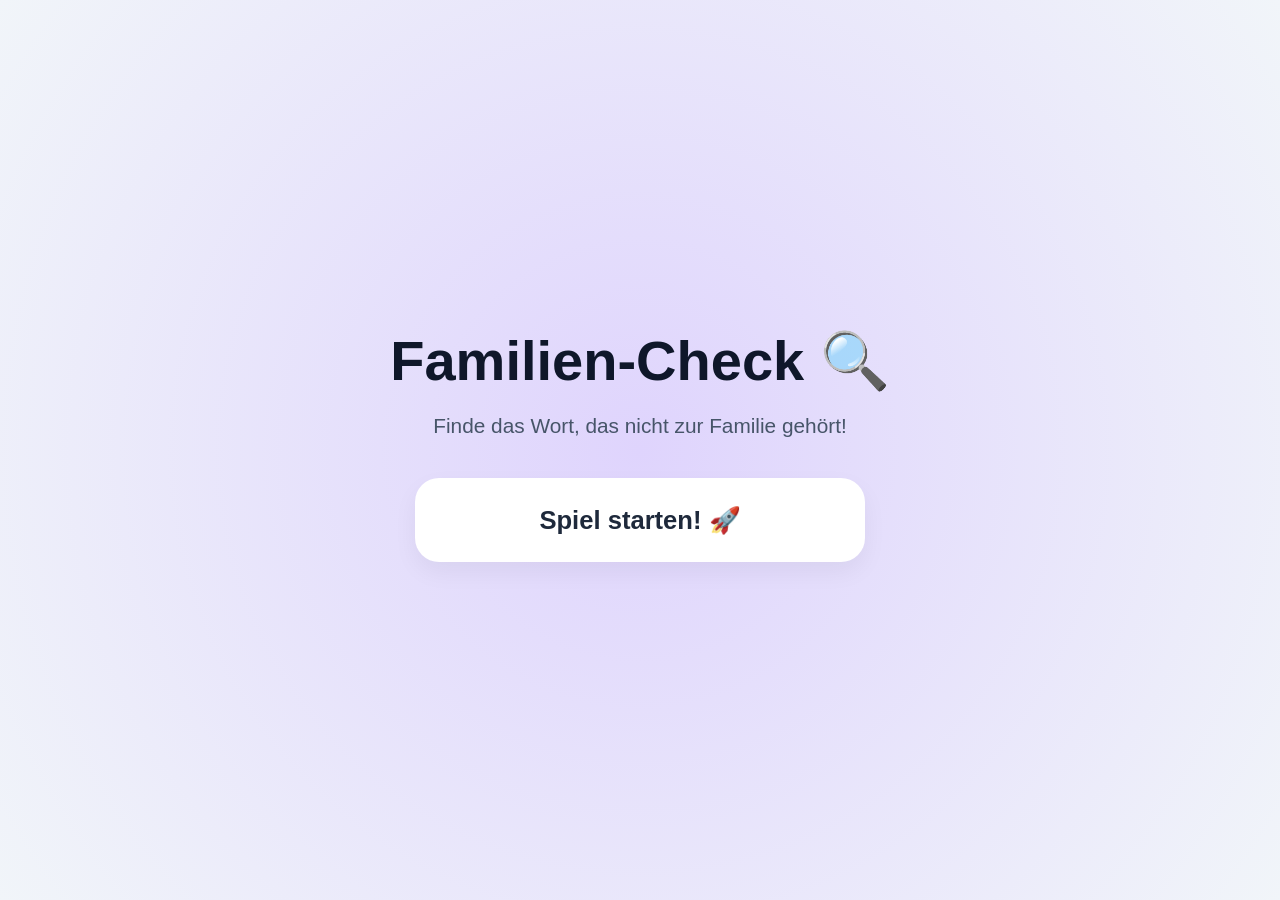
<file: spiel3.html>
<!DOCTYPE html>
<html lang="de">
<head>
    <meta charset="UTF-8">
    <meta name="viewport" content="width=device-width, initial-scale=1.0, maximum-scale=1.0, user-select=none">
    <title>Wort-Familien-Check</title>
    <style>
        :root {
            /* NEUE FARBPALETTE: Soft-Berry & Mint */
            --bg-color: #dfd4fd;        /* helleres lila */
            --accent-green: #63d471;     /* Frisches Minzgrün */
            --accent-blue: #a78bfa;      /* Sanftes Violett/Berry */
            --error-red: #fb7185;       /* Koralle/Lachsrot */
            --card-bg: #ffffff;
            --text-main: #1e293b;
            --border-default: #e2e8f0;
        }

        body {
            font-family: 'Segoe UI', Roboto, Helvetica, Arial, sans-serif;
            background: var(--bg-color);
            margin: 0;
            display: flex; flex-direction: column; align-items: center;
            height: 100vh; overflow: hidden; color: var(--text-main); touch-action: none;
        }

        /* Startbildschirm */
        #start-screen {
            position: fixed; top: 0; left: 0; width: 100%; height: 100%;
            background: radial-gradient(circle at center, #dfd4fd 0%, #f1f5f9 100%);
            z-index: 2000; display: flex; flex-direction: column; justify-content: center; align-items: center;
            text-align: center; padding: 20px; box-sizing: border-box;
        }

        .mode-btn {
            background: white; border: none; padding: 25px; margin: 10px; width: 100%; max-width: 450px;
            border-radius: 24px; font-size: 1.6rem; font-weight: 800; color: var(--text-main);
            cursor: pointer; box-shadow: 0 10px 25px rgba(0,0,0,0.05); transition: all 0.2s;
            border: 2px solid transparent;
        }
        .mode-btn:hover { transform: translateY(-5px); border-color: var(--accent-blue); }

        .game-container {
            flex: 1; display: flex; flex-direction: column; align-items: center;
            justify-content: space-around; width: 100%; max-width: 1000px; padding: 20px; box-sizing: border-box;
        }

        #progress-bar {
            background: white; padding: 10px 30px; border-radius: 20px;
            font-weight: 700; color: #64748b; box-shadow: 0 2px 10px rgba(0,0,0,0.05);
            font-size: 1.3rem;
        }

        .instruction-text {
            font-size: 1.5rem; font-weight: 700; color: var(--text-main); text-align: center;
            margin: 10px 0;
        }

        #word-grid {
            display: grid; grid-template-columns: repeat(2, 1fr); gap: 20px;
            width: 100%; max-width: 600px;
        }

        .word-card {
            background: var(--card-bg); border: 6px solid var(--border-default); border-radius: 30px;
            padding: 30px 10px; font-size: 2.2rem; font-weight: 900; color: var(--text-main);
            text-align: center; cursor: pointer; transition: all 0.2s;
            box-shadow: 0 10px 20px rgba(0,0,0,0.03);
        }
        .word-card:hover { transform: scale(1.03); border-color: var(--accent-blue); }
        .word-card.selected-error { background: #fff1f2; border-color: var(--error-red); color: #be123c; }
        .word-card.selected-correct { background: #f0fdf4; border-color: var(--accent-green); color: #166534; }

        #feedback-area { min-height: 2em; font-weight: 800; font-size: 1.4rem; text-align: center; }

        #win-screen {
            position: fixed; top: 0; left: 0; width: 100%; height: 100%;
            background: white; display: none; z-index: 3000;
            flex-direction: column; justify-content: center; align-items: center;
        }

        .hidden { display: none !important; }
    </style>
</head>
<body>

    <div id="start-screen">
        <h1 style="font-size: 3.5rem; color: #0f172a; margin: 0;">Familien-Check 🔍</h1>
        <p style="font-size: 1.3rem; color: #475569; margin-bottom: 30px;">Finde das Wort, das nicht zur Familie gehört!</p>
        <button class="mode-btn" onclick="startGame()">Spiel starten! 🚀</button>
    </div>

    <div class="game-container">
        <div id="progress-bar">Runde 1 / 5</div>
        
        <div class="instruction-text">Welches Wort passt <u>nicht</u>?</div>

        <div id="word-grid"></div>

        <div id="feedback-area"></div>
    </div>

    <div id="win-screen">
        <h1 style="font-size: 3rem; color: var(--text-main);">Labor-Bericht</h1>
        <div id="stars-result" style="font-size: 5rem; color: #fbbf24; margin-bottom: 20px;"></div>
        <p id="points-display" style="font-size: 1.8rem; font-weight: 800; color: #475569;"></p>
        <button class="mode-btn" style="background: var(--accent-green); color: white;" onclick="resetToMenu()">Ergebnisse speichern</button>
    </div>

    <script>
        /* "Preserve Content & Logic": Voller Datenbestand erhalten */
        const families = [
           { members: ["fahren", "Fahrt", "Abfahrt", "Fahrer", "Gefährt"], intruder: "Farn" },
{ members: ["spielen", "Spielzeug", "Spielfeld", "Mitspieler", "verspielt"], intruder: "Spiegel" },
{ members: ["laufen", "Läufer", "Verlauf", "Eislauf", "belaufen"], intruder: "Laub" },
{ members: ["lesen", "Leseratte", "Vorlesen", "lesbar", "belesen"], intruder: "Leiter" },
{ members: ["backen", "Bäcker", "Backofen", "Gebäck", "backfähig"], intruder: "Becken" },
{ members: ["schreiben", "Schrift", "Schreibtisch", "Aufschrieb", "mitschreiben"], intruder: "Schrei" },
{ members: ["tragen", "Träger", "Nachtrag", "tragbar", "ertragen"], intruder: "Traube" },
{ members: ["schwimmen", "Schwimmer", "Mitschwimmen", "Schwimmbad", "geschwommen"], intruder: "Schwarm" },
{ members: ["fliegen", "Flugzeug", "Flieger", "Abflug", "verflogen"], intruder: "Pflug" },
{ members: ["trauen", "Vertrauen", "Trauung", "traurig", "zutrauen"], intruder: "Traube" },
{ members: ["sehen", "Sicht", "Fernseher", "aussehen", "sichtbar"], intruder: "Sehne" },
{ members: ["stehen", "Stand", "Stativ", "verstehen", "aufstehen"], intruder: "Stern" },
{ members: ["geben", "Gabe", "Geschenk", "vergeben", "Geber"], intruder: "Gelb" },
{ members: ["sprechen", "Sprache", "Gespräch", "Sprecher", "mitsprechen"], intruder: "Sprosse" },
{ members: ["baum", "Bäumchen", "Baumstamm", "bebauen", "Baumschule"], intruder: "Bauch" },
{ members: ["traum", "träumen", "Träumer", "traumhaft", "verträumt"], intruder: "Trauer" },
{ members: ["kaufen", "Käufer", "Einkauf", "verkaufen", "Kaufhaus"], intruder: "kauen" },
{ members: ["singen", "Sänger", "Gesang", "Mitsingen", "Singsang"], intruder: "sinken" },
{ members: ["trinken", "Trinker", "Getränk", "austrinken", "trinkbar"], intruder: "Tinte" },
{ members: ["springen", "Sprung", "Springer", "vorspringen", "sprunghaft"], intruder: "Spritze" },
{ members: ["führen", "Führer", "Führung", "anführen", "ausführlich"], intruder: "Futter" },
{ members: ["stellen", "Stelle", "Aufstellung", "verstellen", "Stellplatz"], intruder: "Stiel" },
{ members: ["wohnen", "Wohnung", "Wohnort", "bewohnen", "wohnhaft"], intruder: "Bohne" },
{ members: ["malen", "Maler", "Gemälde", "ausmalen", "malkasten"], intruder: "Mahl" },
{ members: ["arbeiten", "Arbeiter", "Arbeitsheft", "bearbeiten", "arbeitslos"], intruder: "Arm" },
{ members: ["waschen", "Wäsche", "Waschmaschine", "abwaschen", "Waschlappen"], intruder: "Wade" },
{ members: ["rechnen", "Rechner", "Rechnung", "ausrechnen", "Rechenbuch"], intruder: "Reh" },
{ members: ["bauen", "Bauer", "Gebäude", "umbauen", "Baustelle"], intruder: "Bauch" },
{ members: ["fallen", "Fall", "Beifall", "umfallen", "Steinfall"], intruder: "fast" },
{ members: ["greifen", "Griff", "begreifen", "angreifen", "griffig"], intruder: "Grieß" },
{ members: ["kleben", "Kleber", "Aufkleber", "festkleben", "klebrig"], intruder: "Klee" },
{ members: ["hören", "Hörer", "zuhören", "hörbar", "Gehör"], intruder: "Horn" },
{ members: ["schmecken", "Geschmack", "abschmecken", "schmackhaft", "Geschmacksnerv"], intruder: "Schnecke" },
{ members: ["reiten", "Reiter", "Reitbahn", "ausreiten", "Reitpferd"], intruder: "Reis" },
{ members: ["drücken", "Druck", "ausdrücken", "Drucker", "bedrücken"], intruder: "Dreck" },
{ members: ["pflegen", "Pflege", "gepflegt", "Pfleger", "einpflegen"], intruder: "Pflug" },
{ members: ["legen", "Lage", "belegen", "ablegen", "Einlage"], intruder: "Leber" },
{ members: ["kennen", "Kenntnis", "erkennen", "bekannt", "Kenner"], intruder: "Kette" },
{ members: ["sitzen", "Sitz", "besitzen", "Besitzer", "aufsitzen"], intruder: "Sieb" },
{ members: ["hand", "händig", "Handtuch", "behandeln", "Handgriff"], intruder: "Hang" },
{ members: ["licht", "Lichtblick", "belichten", "Lichthof", "Lichtschein"], intruder: "Lied" },
{ members: ["heizen", "Heizung", "Heizkörper", "aufheizen", "Heizöl"], intruder: "Heide" },
{ members: ["treten", "Tritt", "Eintritt", "Auftritt", "Trittbrett"], intruder: "Trichter" },
{ members: ["ziehen", "Zug", "Umzug", "ziehbar", "ausziehen"], intruder: "Ziegel" },
{ members: ["rufen", "Ruf", "Anruf", "ausrufen", "Zuruf"], intruder: "Rumpf" },
{ members: ["tragen", "Trage", "Beitrag", "ertragen", "Träger"], intruder: "Traube" },
{ members: ["holen", "Abholung", "nachholen", "einholen", "überholen"], intruder: "Holz" },
{ members: ["teilen", "Teil", "teilig", "Abteilung", "verteilen"], intruder: "Teich" }
        ];

        let currentRound = 0;
        let totalStars = 0;
        let sessionData = [];
        let canClick = true;
        let roundFailed = false;

        function startGame() {
            currentRound = 0;
            totalStars = 0;
            /* "Refactor, don't Delete": Beibehaltung der 5-Runden-Logik */
            sessionData = [...families].sort(() => 0.5 - Math.random()).slice(0, 5);
            document.getElementById('start-screen').classList.add('hidden');
            loadRound();
        }

        function loadRound() {
            canClick = true;
            roundFailed = false;
            const data = sessionData[currentRound];
            document.getElementById('progress-bar').innerText = `Runde ${currentRound + 1} / 5`;
            document.getElementById('feedback-area').innerText = "";
            document.getElementById('feedback-area').style.color = "var(--text-main)";

            const allWords = [...data.members, data.intruder].sort(() => 0.5 - Math.random());
            
            const grid = document.getElementById('word-grid');
            grid.innerHTML = '';

            allWords.forEach(word => {
                const card = document.createElement('div');
                card.className = 'word-card';
                card.innerText = word;
                card.onclick = () => checkWord(word, card);
                grid.appendChild(card);
            });
        }

        function checkWord(selectedWord, cardElement) {
            if (!canClick) return;
            const data = sessionData[currentRound];
            const feedback = document.getElementById('feedback-area');

            if (selectedWord === data.intruder) {
                canClick = false;
                cardElement.classList.add('selected-correct');
                feedback.innerText = "Richtig! Das gehört nicht dazu. 🎉";
                feedback.style.color = "var(--accent-green)";

                if (!roundFailed) totalStars += 2;

                setTimeout(() => {
                    currentRound++;
                    if (currentRound < 5) loadRound();
                    else showFinalResults();
                }, 1500);

            } else {
                cardElement.classList.add('selected-error');
                feedback.innerText = "Huch! Das gehört zur Familie. 🧐";
                feedback.style.color = "var(--error-red)";
                roundFailed = true;
                
                setTimeout(() => {
                    cardElement.classList.remove('selected-error');
                }, 800);
            }
        }

        function showFinalResults() {
            document.getElementById('win-screen').style.display = 'flex';
            document.getElementById('stars-result').innerText = `⭐ ${totalStars}`;
            document.getElementById('points-display').innerText = `Fantastisch! Du hast ${totalStars} Sterne gesammelt!`;
        }

        function resetToMenu() {
            if (window.parent && window.parent.addStars) window.parent.addStars(totalStars);
            if (window.parent && window.parent.showMenu) window.parent.showMenu();
        }
    </script>
</body>
</html>
</file>
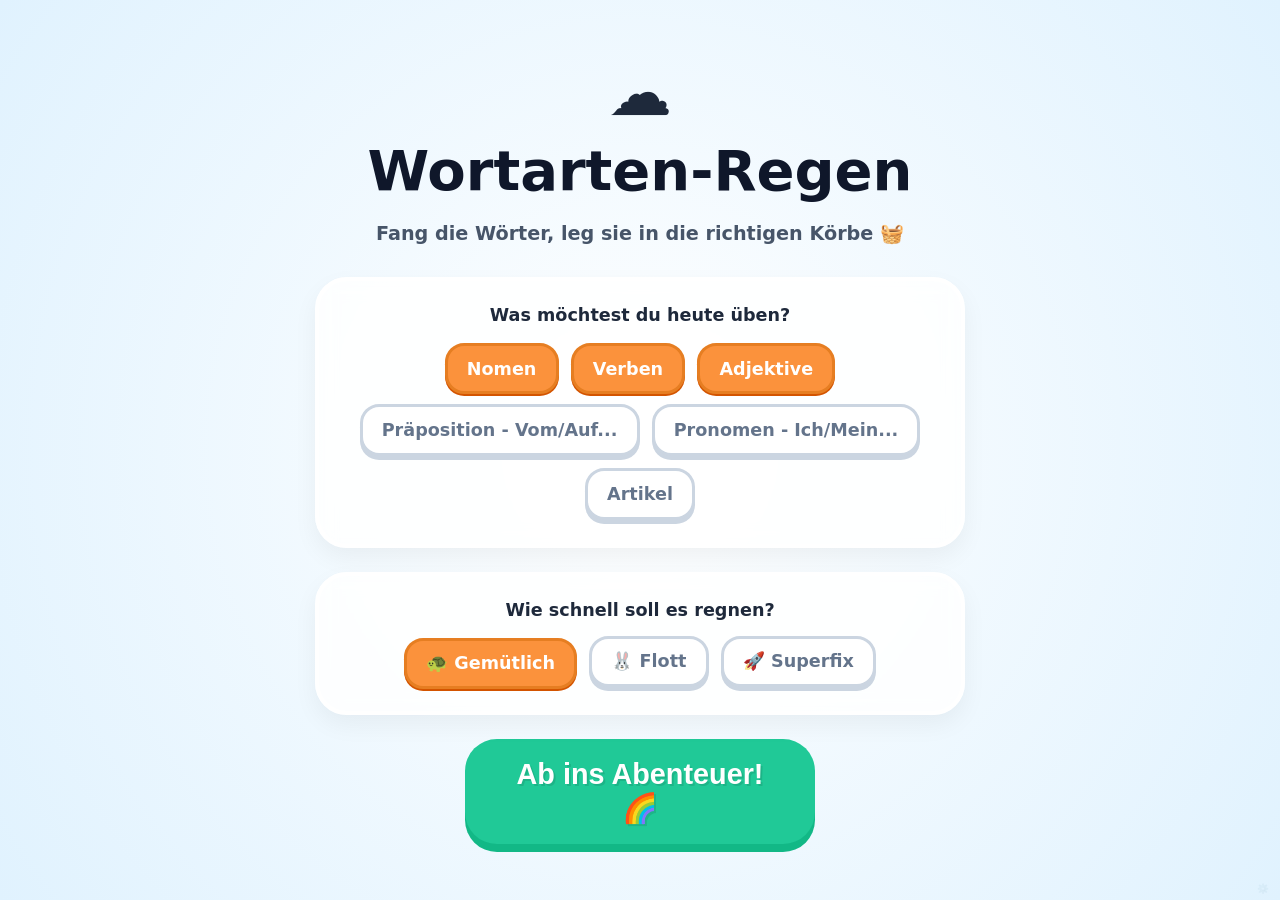
<file: spiel4.html>
<!DOCTYPE html>
<html lang="de">
<head>
    <meta charset="UTF-8">
    <meta name="viewport" content="width=device-width, initial-scale=1.0, maximum-scale=1.0, user-scalable=yes">
    <title>Wortarten-Regen Abenteuer 🌈</title>
    <style>
        :root {
            --bg-sky: #e0f2fe;
            --bg-ground: #f0fdf4;
            --accent-yellow: #facc15;
            --accent-orange: #fb923c;
            --error-soft-red: #fca5a5;
            --text-dark: #1e293b;
            
            /* Wortarten Farben */
            --color-nomen: #ff6b6b;
            --color-verb: #4dadff;
            --color-adjektiv: #51cf66;
            --color-artikel: #fcc419;
            --color-praeposition: #cc5de8;
            --color-pronomen: #ff922b;
        }

        * { box-sizing: border-box; }

        body {
            font-family: 'Inter', system-ui, -apple-system, sans-serif;
            background: linear-gradient(to bottom, var(--bg-sky) 0%, var(--bg-ground) 100%);
            margin: 0;
            display: flex; 
            flex-direction: column; 
            align-items: center;
            min-height: 100vh; 
            height: 100dvh; /* Nutzt die dynamische Viewport-Höhe für Mobile */
            overflow: hidden; 
            color: var(--text-dark); 
            touch-action: none;
        }

        .screen {
            position: fixed; top: 0; left: 0; width: 100%; height: 100%;
            background: radial-gradient(circle at center, #ffffff 0%, #e0f2fe 100%);
            z-index: 2000; display: flex; flex-direction: column; justify-content: center; align-items: center;
            text-align: center; padding: 1.5rem;
        }

        .hidden { display: none !important; }

        .config-section {
            background: rgba(255, 255, 255, 0.85); 
            backdrop-filter: blur(10px);
            padding: 1.5rem; 
            border-radius: 2rem; 
            box-shadow: 0 10px 25px rgba(0,0,0,0.05); 
            margin-bottom: 1.5rem; 
            width: 95%; 
            max-width: 650px;
            border: 4px solid white;
        }

        .checkbox-group { 
            display: flex; 
            flex-wrap: wrap; 
            justify-content: center; 
            gap: 0.75rem; 
            margin-top: 1rem; 
        }
        
        .chip {
            padding: 0.8rem 1.2rem; 
            border: 3px solid #cbd5e1; 
            border-radius: 1.2rem;
            cursor: pointer; 
            transition: all 0.2s cubic-bezier(0.175, 0.885, 0.32, 1.275); 
            font-weight: 800; 
            background: white; 
            font-size: clamp(0.9rem, 2.5vw, 1.1rem); 
            color: #64748b;
            box-shadow: 0 4px 0 #cbd5e1;
            user-select: none;
        }

        .chip.active { 
            background: var(--accent-orange); 
            color: white; 
            border-color: #e67e22; 
            transform: translateY(2px); 
            box-shadow: 0 2px 0 #d35400; 
        }

        .mode-btn {
            background: #20c997; 
            border: none; 
            padding: 1.2rem 2rem; 
            width: 90%; 
            max-width: 350px;
            border-radius: 2rem; 
            font-size: clamp(1.2rem, 4vw, 1.8rem); 
            font-weight: 900; 
            color: white;
            cursor: pointer; 
            box-shadow: 0 8px 0 #12b886; 
            transition: all 0.1s;
            text-shadow: 2px 2px 0 rgba(0,0,0,0.1);
        }
        .mode-btn:active { transform: translateY(4px); box-shadow: 0 4px 0 #12b886; }

        #game-area {
            position: relative; width: 100%; height: 100%; overflow: hidden;
            display: flex; flex-direction: column;
        }

        #ui-layer {
            display: flex; justify-content: space-between; align-items: center; 
            width: 100%; padding: 1rem; z-index: 100; pointer-events: none;
        }

        .stats-badge {
            background: white; padding: 0.6rem 1.2rem; border-radius: 1.5rem;
            font-weight: 900; box-shadow: 0 4px 10px rgba(0,0,0,0.05); 
            pointer-events: auto; font-size: 1.2rem; border: 3px solid #f1f5f9;
        }

        .falling-word {
            position: absolute; background: white; padding: 0.8rem 1.5rem;
            border: 4px solid #e2e8f0; border-radius: 3rem;
            font-weight: 900; font-size: clamp(1.1rem, 3vw, 1.5rem); 
            cursor: grab; box-shadow: 0 6px 12px rgba(0,0,0,0.1); 
            user-select: none; touch-action: none; z-index: 50; white-space: nowrap;
        }

        .falling-word::after {
            content: ''; position: absolute; bottom: -8px; left: 20%; width: 15px; height: 15px;
            background: white; border-radius: 50%; box-shadow: 15px 4px 0 -2px white;
        }

        #baskets-container {
            position: absolute; bottom: 0; width: 100%; 
            display: flex; justify-content: center; align-items: flex-end;
            gap: 0.5rem; padding: 1rem; box-sizing: border-box;
            pointer-events: none; flex-wrap: nowrap;
        }

        .basket {
            flex: 1; 
            min-width: 60px;
            max-width: 150px; 
            height: clamp(80px, 15vh, 130px); 
            background: white; 
            border: 5px solid #e2e8f0; 
            border-radius: 1.5rem; 
            display: flex; flex-direction: column; align-items: center; justify-content: center;
            font-weight: 900; color: white;
            transition: all 0.2s cubic-bezier(0.175, 0.885, 0.32, 1.275); 
            position: relative; box-shadow: 0 6px 0 rgba(0,0,0,0.1);
            text-shadow: 1px 1px 2px rgba(0,0,0,0.2);
            font-size: clamp(0.7rem, 2vw, 1rem);
        }

        .basket span:first-child { font-size: clamp(1.2rem, 4vw, 2rem); }

        /* Wortarten Farben */
        .basket[data-type="Nomen"] { background: var(--color-nomen); border-color: #fa5252; }
        .basket[data-type="Verb"] { background: var(--color-verb); border-color: #339af0; }
        .basket[data-type="Adjektiv"] { background: var(--color-adjektiv); border-color: #40c057; }
        .basket[data-type="Artikel"] { background: var(--color-artikel); border-color: #fab005; }
        .basket[data-type="Präposition"] { background: var(--color-praeposition); border-color: #be4bdb; }
        .basket[data-type="Pronomen"] { background: var(--color-pronomen); border-color: #fd7e14; }

        .basket.highlight { transform: scale(1.1) translateY(-10px); z-index: 10; }

        #feedback-modal {
            position: fixed; top: 50%; left: 50%; transform: translate(-50%, -50%);
            background: white; padding: 2rem; border-radius: 2.5rem; 
            border: 8px solid var(--accent-orange);
            z-index: 3000; text-align: center; width: 90%; max-width: 450px;
            box-shadow: 0 30px 60px rgba(0,0,0,0.2);
        }

        #admin-btn { position: fixed; bottom: 5px; right: 5px; opacity: 0.1; font-size: 0.6rem; z-index: 4000; border: none; background: none; cursor: pointer; }
    </style>
</head>
<body>

    <div id="start-screen" class="screen">
        <div style="font-size: 4rem; margin-bottom: 0.5rem;">☁️</div>
        <h1 style="font-size: clamp(2rem, 8vw, 3.5rem); margin: 0; color: #0f172a;">Wortarten-Regen</h1>
        <p style="font-size: 1.2rem; color: #475569; margin-bottom: 2rem; font-weight: 600;">Fang die Wörter, leg sie in die richtigen Körbe 🧺</p>
        
        <div class="config-section">
            <strong style="display: block; font-size: 1.1rem;">Was möchtest du heute üben?</strong>
            <div class="checkbox-group" id="type-chips">
                <div class="chip active" data-type="Nomen">Nomen</div>
                <div class="chip active" data-type="Verb">Verben</div>
                <div class="chip active" data-type="Adjektiv">Adjektive</div>
                <div class="chip" data-type="Präposition">Präposition - Vom/Auf...</div>
                <div class="chip" data-type="Pronomen">Pronomen - Ich/Mein...</div>
                <div class="chip" data-type="Artikel">Artikel</div>
            </div>
        </div>

        <div class="config-section">
            <strong style="display: block; font-size: 1.1rem;">Wie schnell soll es regnen?</strong>
            <div class="checkbox-group" id="speed-chips">
                <div class="chip active" data-speed="slow">🐢 Gemütlich</div>
                <div class="chip" data-speed="medium">🐰 Flott</div>
                <div class="chip" data-speed="fast">🚀 Superfix</div>
            </div>
        </div>

        <button class="mode-btn" onclick="game.init()">Ab ins Abenteuer! 🌈</button>
    </div>

    <div id="game-area" class="hidden">
        <div id="ui-layer">
            <button onclick="game.cancelGame()" style="background: white; border: none; font-size: 2rem; border-radius: 50%; width: 50px; height: 50px; box-shadow: 0 4px 0 #ddd; cursor: pointer; pointer-events: auto;">🏠</button>
            <div style="display: flex; gap: 0.75rem;">
                <div class="stats-badge" id="timer-display">60s</div>
                <div class="stats-badge" id="points-display" style="background: var(--accent-yellow); color: white; border-color: #eab308;">⭐ 0</div>
            </div>
        </div>
        <div id="baskets-container"></div>
    </div>

    <div id="feedback-modal" class="hidden">
        <div style="font-size: 3rem; margin-bottom: 0.5rem;">💡</div>
        <h2 style="color: var(--accent-orange); font-size: 2rem; margin-top: 0;">Fast richtig!</h2>
        <div id="error-content" style="font-size: 1.2rem; line-height: 1.5; margin-bottom: 2rem;"></div>
        <button class="mode-btn" style="background: #475569; width: 100%;" onclick="game.resume()">Ich versuch's nochmal! 💪</button>
    </div>

    <div id="win-screen" class="screen hidden">
        <div style="font-size: 4rem;">🏆</div>
        <h1 style="font-size: 2.5rem;">Super gemacht!</h1>
        <div id="final-stars" style="font-size: 5rem; color: #fbbf24; margin: 1rem; font-weight: 900;">⭐ 0</div>
        <p id="final-msg" style="font-size: 1.5rem; color: #64748b; margin-bottom: 2rem; font-weight: 600;"></p>
        <button class="mode-btn" onclick="game.saveAndExit()">Sterne einsammeln! ✨</button>
    </div>

    <button id="admin-btn" onclick="game.openAdmin()">⚙️</button>

    <script>
        const INITIAL_DATABASE = [
           { word: "liefst", type: "Verb", base: "laufen" },
    { word: "gegangen", type: "Verb", base: "gehen" },
    { word: "singt", type: "Verb", base: "singen" },
    { word: "sprachst", type: "Verb", base: "sprechen" },
    { word: "gelacht", type: "Verb", base: "lachen" },
    { word: "schwimmst", type: "Verb", base: "schwimmen" },
    { word: "flogen", type: "Verb", base: "fliegen" },
    { word: "liest", type: "Verb", base: "lesen" },
    { word: "schrieb", type: "Verb", base: "schreiben" },
    { word: "gegessen", type: "Verb", base: "essen" },
    { word: "trinkst", type: "Verb", base: "trinken" },
    { word: "schlief", type: "Verb", base: "schlafen" },
    { word: "fährst", type: "Verb", base: "fahren" },
    { word: "sahst", type: "Verb", base: "sehen" },
    { word: "gerufen", type: "Verb", base: "rufen" },
    { word: "denkt", type: "Verb", base: "denken" },
    { word: "brachte", type: "Verb", base: "bringen" },
    { word: "gewonnen", type: "Verb", base: "gewinnen" },
    { word: "verlierst", type: "Verb", base: "verlieren" },
    { word: "fanden", type: "Verb", base: "finden" },
    { word: "stehst", type: "Verb", base: "stehen" },
    { word: "gelegen", type: "Verb", base: "liegen" },
    { word: "hilfst", type: "Verb", base: "helfen" },
    { word: "nahm", type: "Verb", base: "nehmen" },
    { word: "gibst", type: "Verb", base: "geben" },
    { word: "getan", type: "Verb", base: "tun" },
    { word: "wolltest", type: "Verb", base: "wollen" },
    { word: "muss", type: "Verb", base: "müssen" },
    { word: "darfst", type: "Verb", base: "dürfen" },
    { word: "kannte", type: "Verb", base: "kennen" },
    { word: "wusste", type: "Verb", base: "wissen" },
    { word: "sagte", type: "Verb", base: "sagen" },
    { word: "gemacht", type: "Verb", base: "machen" },
    { word: "höre", type: "Verb", base: "hören" },
    { word: "spielst", type: "Verb", base: "spielen" },
    { word: "gearbeitet", type: "Verb", base: "arbeiten" },
    { word: "lebst", type: "Verb", base: "leben" },
    { word: "reiste", type: "Verb", base: "reisen" },
    { word: "gekauft", type: "Verb", base: "kaufen" },
    { word: "suchst", type: "Verb", base: "suchen" },
    { word: "kochte", type: "Verb", base: "kochen" },
    { word: "gebacken", type: "Verb", base: "backen" },
    { word: "wäschst", type: "Verb", base: "waschen" },
    { word: "putzte", type: "Verb", base: "putzen" },
    { word: "gemalt", type: "Verb", base: "malen" },
    { word: "zeichnest", type: "Verb", base: "zeichnen" },
    { word: "sprangen", type: "Verb", base: "springen" },
    { word: "tanzt", type: "Verb", base: "tanzen" },
    { word: "gehört", type: "Verb", base: "hören" },
    { word: "siehst", type: "Verb", base: "sehen" },
    { word: "blickte", type: "Verb", base: "blicken" },
    { word: "gezeigt", type: "Verb", base: "zeigen" },
    { word: "sagst", type: "Verb", base: "sagen" },
    { word: "fragte", type: "Verb", base: "fragen" },
    { word: "geantwortet", type: "Verb", base: "antworten" },
    { word: "glaubst", type: "Verb", base: "glauben" },
    { word: "gewusst", type: "Verb", base: "wissen" },
    { word: "versteht", type: "Verb", base: "verstehen" },
    { word: "gelernt", type: "Verb", base: "lernen" },
    { word: "lehrte", type: "Verb", base: "lehren" },
    { word: "schreibst", type: "Verb", base: "schreiben" },
    { word: "gelesen", type: "Verb", base: "lesen" },
    { word: "rechnete", type: "Verb", base: "rechnen" },
    { word: "gezählt", type: "Verb", base: "zählen" },
    { word: "läufst", type: "Verb", base: "laufen" },
    { word: "rannte", type: "Verb", base: "rennen" },
    { word: "gefahren", type: "Verb", base: "fahren" },
    { word: "reitest", type: "Verb", base: "reiten" },
    { word: "schwamm", type: "Verb", base: "schwimmen" },
    { word: "getaucht", type: "Verb", base: "tauchen" },
    { word: "wanderte", type: "Verb", base: "wandern" },
    { word: "kletterst", type: "Verb", base: "klettern" },
    { word: "fiel", type: "Verb", base: "fallen" },
    { word: "gestiegen", type: "Verb", base: "steigen" },
    { word: "sinkst", type: "Verb", base: "sinken" },
    { word: "flogst", type: "Verb", base: "fliegen" },
    { word: "gelandet", type: "Verb", base: "landen" },
    { word: "startete", type: "Verb", base: "starten" },
    { word: "getrunken", type: "Verb", base: "trinken" },
    { word: "Häuser", type: "Nomen", base: "Haus" },
    { word: "Bäume", type: "Nomen", base: "Baum" },
    { word: "Bücher", type: "Nomen", base: "Buch" },
    { word: "Kinder", type: "Nomen", base: "Kind" },
    { word: "Männer", type: "Nomen", base: "Mann" },
    { word: "Frauen", type: "Nomen", base: "Frau" },
    { word: "Städte", type: "Nomen", base: "Stadt" },
    { word: "Länder", type: "Nomen", base: "Land" },
    { word: "Züge", type: "Nomen", base: "Zug" },
    { word: "Busse", type: "Nomen", base: "Bus" },
    { word: "Äpfel", type: "Nomen", base: "Apfel" },
    { word: "Birnen", type: "Nomen", base: "Birne" },
    { word: "Hunde", type: "Nomen", base: "Hund" },
    { word: "Katzen", type: "Nomen", base: "Katze" },
    { word: "Pferde", type: "Nomen", base: "Pferd" },
    { word: "Vögel", type: "Nomen", base: "Vogel" },
    { word: "Fische", type: "Nomen", base: "Fisch" },
    { word: "Tische", type: "Nomen", base: "Tisch" },
    { word: "Stühle", type: "Nomen", base: "Stuhl" },
    { word: "Schränke", type: "Nomen", base: "Schrank" },
    { word: "Fenster", type: "Nomen", base: "Fenster" },
    { word: "Türen", type: "Nomen", base: "Tür" },
    { word: "Wände", type: "Nomen", base: "Wand" },
    { word: "Dächer", type: "Nomen", base: "Dach" },
    { word: "Gärten", type: "Nomen", base: "Garten" },
    { word: "Blumen", type: "Nomen", base: "Blume" },
    { word: "Berge", type: "Nomen", base: "Berg" },
    { word: "Flüsse", type: "Nomen", base: "Fluss" },
    { word: "Seen", type: "Nomen", base: "See" },
    { word: "Meere", type: "Nomen", base: "Meer" },
    { word: "Schiffe", type: "Nomen", base: "Schiff" },
    { word: "Fahrräder", type: "Nomen", base: "Fahrrad" },
    { word: "Flugzeuge", type: "Nomen", base: "Flugzeug" },
    { word: "Straßen", type: "Nomen", base: "Straße" },
    { word: "Brücken", type: "Nomen", base: "Brücke" },
    { word: "Schulen", type: "Nomen", base: "Schule" },
    { word: "Lehrer", type: "Nomen", base: "Lehrer" },
    { word: "Schüler", type: "Nomen", base: "Schüler" },
    { word: "Hefte", type: "Nomen", base: "Heft" },
    { word: "Stifte", type: "Nomen", base: "Stift" },
    { word: "Hände", type: "Nomen", base: "Hand" },
    { word: "Füße", type: "Nomen", base: "Fuß" },
    { word: "Köpfe", type: "Nomen", base: "Kopf" },
    { word: "Augen", type: "Nomen", base: "Auge" },
    { word: "Ohren", type: "Nomen", base: "Ohr" },
    { word: "Haare", type: "Nomen", base: "Haar" },
    { word: "Zähne", type: "Nomen", base: "Zahn" },
    { word: "Finger", type: "Nomen", base: "Finger" },
    { word: "Arme", type: "Nomen", base: "Arm" },
    { word: "Beine", type: "Nomen", base: "Bein" },
    { word: "Herzen", type: "Nomen", base: "Herz" },
    { word: "Gedanken", type: "Nomen", base: "Gedanke" },
    { word: "Träume", type: "Nomen", base: "Traum" },
    { word: "Wünsche", type: "Nomen", base: "Wunsch" },
    { word: "Sorgen", type: "Nomen", base: "Sorge" },
    { word: "Ängste", type: "Nomen", base: "Angst" },
    { word: "Freuden", type: "Nomen", base: "Freude" },
    { word: "Lieder", type: "Nomen", base: "Lied" },
    { word: "Töne", type: "Nomen", base: "Ton" },
    { word: "Farben", type: "Nomen", base: "Farbe" },
    { word: "Lichter", type: "Nomen", base: "Licht" },
    { word: "Schatten", type: "Nomen", base: "Schatten" },
    { word: "Wolken", type: "Nomen", base: "Wolke" },
    { word: "Sterne", type: "Nomen", base: "Stern" },
    { word: "Planeten", type: "Nomen", base: "Planet" },
    { word: "Winde", type: "Nomen", base: "Wind" },
    { word: "Regen", type: "Nomen", base: "Regen" },
    { word: "Schneeflocken", type: "Nomen", base: "Schneeflocke" },
    { word: "Steine", type: "Nomen", base: "Stein" },
    { word: "Metalle", type: "Nomen", base: "Metall" },
    { word: "Gläser", type: "Nomen", base: "Glas" },
    { word: "Tassen", type: "Nomen", base: "Tasse" },
    { word: "Teller", type: "Nomen", base: "Teller" },
    { word: "Messer", type: "Nomen", base: "Messer" },
    { word: "Gabeln", type: "Nomen", base: "Gabel" },
    { word: "Löffel", type: "Nomen", base: "Löffel" },
    { word: "Pfannen", type: "Nomen", base: "Pfanne" },
    { word: "Töpfe", type: "Nomen", base: "Topf" },
    { word: "Körbe", type: "Nomen", base: "Korb" },
    { word: "Taschen", type: "Nomen", base: "Tasche" },
    { word: "schneller", type: "Adjektiv", base: "schnell" },
    { word: "schnellsten", type: "Adjektiv", base: "schnell" },
    { word: "größer", type: "Adjektiv", base: "groß" },
    { word: "größten", type: "Adjektiv", base: "groß" },
    { word: "kleiner", type: "Adjektiv", base: "klein" },
    { word: "kleinsten", type: "Adjektiv", base: "klein" },
    { word: "besser", type: "Adjektiv", base: "gut" },
    { word: "besten", type: "Adjektiv", base: "gut" },
    { word: "mehr", type: "Adjektiv", base: "viel" },
    { word: "meisten", type: "Adjektiv", base: "viel" },
    { word: "schöner", type: "Adjektiv", base: "schön" },
    { word: "schönsten", type: "Adjektiv", base: "schön" },
    { word: "älter", type: "Adjektiv", base: "alt" },
    { word: "ältesten", type: "Adjektiv", base: "alt" },
    { word: "jünger", type: "Adjektiv", base: "jung" },
    { word: "jüngsten", type: "Adjektiv", base: "jung" },
    { word: "stärker", type: "Adjektiv", base: "stark" },
    { word: "stärksten", type: "Adjektiv", base: "stark" },
    { word: "schwächer", type: "Adjektiv", base: "schwach" },
    { word: "schwächsten", type: "Adjektiv", base: "schwach" },
    { word: "höher", type: "Adjektiv", base: "hoch" },
    { word: "höchsten", type: "Adjektiv", base: "hoch" },
    { word: "tiefer", type: "Adjektiv", base: "tief" },
    { word: "tiefsten", type: "Adjektiv", base: "tief" },
    { word: "breiter", type: "Adjektiv", base: "breit" },
    { word: "breitesten", type: "Adjektiv", base: "breit" },
    { word: "länger", type: "Adjektiv", base: "lang" },
    { word: "längsten", type: "Adjektiv", base: "lang" },
    { word: "kürzer", type: "Adjektiv", base: "kurz" },
    { word: "kürzesten", type: "Adjektiv", base: "kurz" },
    { word: "teurer", type: "Adjektiv", base: "teuer" },
    { word: "teuersten", type: "Adjektiv", base: "teuer" },
    { word: "billiger", type: "Adjektiv", base: "billig" },
    { word: "billigsten", type: "Adjektiv", base: "billig" },
    { word: "härter", type: "Adjektiv", base: "hart" },
    { word: "härtesten", type: "Adjektiv", base: "hart" },
    { word: "weicher", type: "Adjektiv", base: "weich" },
    { word: "weichsten", type: "Adjektiv", base: "weich" },
    { word: "heller", type: "Adjektiv", base: "hell" },
    { word: "hellsten", type: "Adjektiv", base: "hell" },
    { word: "kälter", type: "Adjektiv", base: "kalt" },
    { word: "kältesten", type: "Adjektiv", base: "kalt" },
    { word: "wärmer", type: "Adjektiv", base: "warm" },
    { word: "wärmsten", type: "Adjektiv", base: "warm" },
    { word: "heißer", type: "Adjektiv", base: "heiß" },
    { word: "heißesten", type: "Adjektiv", base: "heiß" },
    { word: "dunkler", type: "Adjektiv", base: "dunkel" },
    { word: "dunkelsten", type: "Adjektiv", base: "dunkel" },
    { word: "klüger", type: "Adjektiv", base: "klug" },
    { word: "klügsten", type: "Adjektiv", base: "klug" },
    { word: "dümmer", type: "Adjektiv", base: "dumm" },
    { word: "dümmsten", type: "Adjektiv", base: "dumm" },
    { word: "reicher", type: "Adjektiv", base: "reich" },
    { word: "reichsten", type: "Adjektiv", base: "reich" },
    { word: "ärmer", type: "Adjektiv", base: "arm" },
    { word: "ärmsten", type: "Adjektiv", base: "arm" },
    { word: "fauler", type: "Adjektiv", base: "faul" },
    { word: "faulsten", type: "Adjektiv", base: "faul" },
    { word: "fleißiger", type: "Adjektiv", base: "fleißig" },
    { word: "fleißigsten", type: "Adjektiv", base: "fleißig" },
    { word: "mutiger", type: "Adjektiv", base: "mutig" },
    { word: "mutigsten", type: "Adjektiv", base: "mutig" },
    { word: "feiger", type: "Adjektiv", base: "feige" },
    { word: "feigsten", type: "Adjektiv", base: "feige" },
    { word: "lauter", type: "Adjektiv", base: "laut" },
    { word: "lautesten", type: "Adjektiv", base: "laut" },
    { word: "leiser", type: "Adjektiv", base: "leise" },
    { word: "leisesten", type: "Adjektiv", base: "leise" },
    { word: "schwerer", type: "Adjektiv", base: "schwer" },
    { word: "schwersten", type: "Adjektiv", base: "schwer" },
    { word: "leichter", type: "Adjektiv", base: "leicht" },
    { word: "leichtesten", type: "Adjektiv", base: "leicht" },
    { word: "enger", type: "Adjektiv", base: "eng" },
    { word: "engsten", type: "Adjektiv", base: "eng" },
    { word: "weiter", type: "Adjektiv", base: "weit" },
    { word: "weitesten", type: "Adjektiv", base: "weit" },
    // Pronomen
    { word: "ich", type: "Pronomen", base: "ich" },
    { word: "du", type: "Pronomen", base: "du" },
    { word: "er", type: "Pronomen", base: "er" },
    { word: "sie", type: "Pronomen", base: "sie" },
    { word: "es", type: "Pronomen", base: "es" },
    { word: "wir", type: "Pronomen", base: "wir" },
    { word: "ihr", type: "Pronomen", base: "ihr" },
    { word: "mich", type: "Pronomen", base: "ich" },
    { word: "dich", type: "Pronomen", base: "du" },
    { word: "ihn", type: "Pronomen", base: "er" },
    { word: "uns", type: "Pronomen", base: "wir" },
    { word: "euch", type: "Pronomen", base: "ihr" },
    { word: "mir", type: "Pronomen", base: "ich" },
    { word: "dir", type: "Pronomen", base: "du" },
    { word: "ihm", type: "Pronomen", base: "er" },
    { word: "ihnen", type: "Pronomen", base: "sie" },
    { word: "mein", type: "Pronomen", base: "mein" },
    { word: "dein", type: "Pronomen", base: "dein" },
    { word: "sein", type: "Pronomen", base: "sein" },
    { word: "unser", type: "Pronomen", base: "unser" },
    { word: "dieser", type: "Pronomen", base: "dieser" },
    { word: "jener", type: "Pronomen", base: "jener" },
    { word: "welcher", type: "Pronomen", base: "welcher" },
    { word: "keiner", type: "Pronomen", base: "keiner" },
    { word: "jeder", type: "Pronomen", base: "jeder" },
    { word: "niemand", type: "Pronomen", base: "niemand" },
    { word: "jemand", type: "Pronomen", base: "jemand" },
    { word: "man", type: "Pronomen", base: "man" },
    { word: "sich", type: "Pronomen", base: "sich" },
    { word: "einander", type: "Pronomen", base: "einander" },
    // Präpositionen
    { word: "in", type: "Präposition", base: "in" },
    { word: "auf", type: "Präposition", base: "auf" },
    { word: "an", type: "Präposition", base: "an" },
    { word: "unter", type: "Präposition", base: "unter" },
    { word: "über", type: "Präposition", base: "über" },
    { word: "neben", type: "Präposition", base: "neben" },
    { word: "vor", type: "Präposition", base: "vor" },
    { word: "hinter", type: "Präposition", base: "hinter" },
    { word: "zwischen", type: "Präposition", base: "zwischen" },
    { word: "durch", type: "Präposition", base: "durch" },
    { word: "für", type: "Präposition", base: "für" },
    { word: "gegen", type: "Präposition", base: "gegen" },
    { word: "ohne", type: "Präposition", base: "ohne" },
    { word: "um", type: "Präposition", base: "um" },
    { word: "mit", type: "Präposition", base: "mit" },
    { word: "nach", type: "Präposition", base: "nach" },
    { word: "seit", type: "Präposition", base: "seit" },
    { word: "von", type: "Präposition", base: "von" },
    { word: "zu", type: "Präposition", base: "zu" },
    { word: "bei", type: "Präposition", base: "bei" },
    { word: "aus", type: "Präposition", base: "aus" },
    { word: "außer", type: "Präposition", base: "außer" },
    { word: "gegenüber", type: "Präposition", base: "gegenüber" },
    { word: "trotz", type: "Präposition", base: "trotz" },
    { word: "wegen", type: "Präposition", base: "wegen" },
    { word: "während", type: "Präposition", base: "während" },
    { word: "innerhalb", type: "Präposition", base: "innerhalb" },
    { word: "außerhalb", type: "Präposition", base: "außerhalb" },
    { word: "statt", type: "Präposition", base: "statt" },
    { word: "entlang", type: "Präposition", base: "entlang" }
        ];

        class WordGame {
            constructor() {
                this.db = JSON.parse(localStorage.getItem('regen_db_v2')) || INITIAL_DATABASE;
                this.stars = 0;
                this.correctWordCounter = 0; 
                this.timeLeft = 60;
                this.activeTypes = [];
                this.speedMode = 'slow';
                this.activeWords = [];
                this.gameRunning = false;
                this.timerInterval = null;
                
                this.setupChips();
                window.addEventListener('resize', () => this.handleResize());
            }

            setupChips() {
                document.querySelectorAll('.chip').forEach(chip => {
                    chip.onclick = (e) => {
                        const isSpeed = e.target.parentElement.id === 'speed-chips';
                        if(isSpeed) {
                            e.target.parentElement.querySelectorAll('.chip').forEach(c => c.classList.remove('active'));
                            e.target.classList.add('active');
                        } else {
                            e.target.classList.toggle('active');
                        }
                    };
                });
            }

            handleResize() {
                // Verhindert, dass Wörter außerhalb des sichtbaren Bereichs hängen bleiben
                this.activeWords.forEach(w => {
                    const maxPos = window.innerWidth - w.el.offsetWidth - 20;
                    if (w.x > maxPos) {
                        w.x = Math.max(10, maxPos);
                        w.el.style.left = w.x + 'px';
                    }
                });
            }

            init() {
                this.activeTypes = Array.from(document.querySelectorAll('#type-chips .chip.active')).map(c => {
                    const t = c.innerText;
                    if(t.includes("Vom")) return "Präposition";
                    if(t.includes("Ich")) return "Pronomen";
                    if(t.includes("Der")) return "Artikel";
                    return c.dataset.type;
                });
                this.speedMode = document.querySelector('#speed-chips .chip.active').dataset.speed;

                if(this.activeTypes.length === 0) return;

                document.getElementById('start-screen').classList.add('hidden');
                document.getElementById('game-area').classList.remove('hidden');
                
                this.renderBaskets();
                this.startGame();
            }

            renderBaskets() {
                const container = document.getElementById('baskets-container');
                container.innerHTML = '';
                this.activeTypes.forEach(type => {
                    const b = document.createElement('div');
                    b.className = 'basket';
                    let icon = "❓";
                    if(type === "Nomen") icon = "🍎";
                    if(type === "Verb") icon = "🏃";
                    if(type === "Adjektiv") icon = "🎨";
                    if(type === "Artikel") icon = "✨";
                    if(type === "Präposition") icon = "📍";
                    if(type === "Pronomen") icon = "👥";

                    b.innerHTML = `<span>${icon}</span><span>${type}</span>`;
                    b.dataset.type = type;
                    container.appendChild(b);
                });
            }

            startGame() {
                this.gameRunning = true;
                this.timeLeft = 60;
                this.stars = 0;
                this.correctWordCounter = 0; 
                this.updateUI();
                
                if(this.timerInterval) clearInterval(this.timerInterval);
                this.timerInterval = setInterval(() => {
                    if(!this.gameRunning) return;
                    this.timeLeft--;
                    this.updateUI();
                    if(this.timeLeft <= 0) this.endGame();
                }, 1000);

                this.gameLoop();
            }

            updateUI() {
                document.getElementById('timer-display').innerText = `${this.timeLeft}s`;
                document.getElementById('points-display').innerText = `⭐ ${this.stars}`;
            }

            gameLoop() {
                if(!this.gameRunning) return;

                let fallSpeed = 1.2; 
                let spawnLimit = 1;

                if(this.speedMode === 'medium') { fallSpeed = 1.8; spawnLimit = 2; } 
                else if(this.speedMode === 'fast') { fallSpeed = 2.6; spawnLimit = 3; }

                if(this.activeWords.length < spawnLimit) this.spawn();

                this.activeWords.forEach((w, idx) => {
                    if(!w.isDragging) {
                        w.y += fallSpeed;
                        w.el.style.top = w.y + 'px';
                        if(w.y > window.innerHeight - 100) this.removeWord(idx);
                    }
                });

                requestAnimationFrame(() => this.gameLoop());
            }

            spawn() {
                const pool = this.db.filter(item => this.activeTypes.includes(item.type));
                if(pool.length === 0) return;
                
                const data = pool[Math.floor(Math.random() * pool.length)];
                const el = document.createElement('div');
                el.className = 'falling-word';
                el.innerText = data.text;
                document.getElementById('game-area').appendChild(el);

                const wordWidth = el.offsetWidth || 150;
                const obj = {
                    el, data,
                    x: Math.random() * (window.innerWidth - wordWidth - 40) + 20,
                    y: -100,
                    isDragging: false
                };

                el.style.left = obj.x + 'px';
                this.bindDrag(obj);
                this.activeWords.push(obj);
            }

            bindDrag(w) {
                const onStart = (e) => {
                    if(!this.gameRunning) return;
                    w.isDragging = true;
                    w.el.style.zIndex = 1000;
                    w.el.style.cursor = 'grabbing';
                };

                const onMove = (e) => {
                    if(!w.isDragging) return;
                    const clientX = e.touches ? e.touches[0].clientX : e.clientX;
                    const clientY = e.touches ? e.touches[0].clientY : e.clientY;
                    
                    w.x = clientX - w.el.offsetWidth / 2;
                    w.y = clientY - w.el.offsetHeight / 2;
                    
                    w.el.style.left = w.x + 'px';
                    w.el.style.top = w.y + 'px';
                    this.highlightBasket(clientX, clientY);
                };

                const onEnd = (e) => {
                    if(!w.isDragging) return;
                    w.isDragging = false;
                    w.el.style.zIndex = 50;
                    w.el.style.cursor = 'grab';
                    this.checkDrop(w);
                };

                w.el.addEventListener('mousedown', onStart);
                window.addEventListener('mousemove', onMove);
                window.addEventListener('mouseup', onEnd);
                w.el.addEventListener('touchstart', onStart, {passive: false});
                window.addEventListener('touchmove', (e) => { if(w.isDragging) e.preventDefault(); onMove(e); }, {passive: false});
                window.addEventListener('touchend', onEnd);
            }

            highlightBasket(x, y) {
                document.querySelectorAll('.basket').forEach(b => {
                    const r = b.getBoundingClientRect();
                    if(x > r.left && x < r.right && y > r.top && y < r.bottom) b.classList.add('highlight');
                    else b.classList.remove('highlight');
                });
            }

            checkDrop(w) {
                const rect = w.el.getBoundingClientRect();
                const centerX = rect.left + rect.width / 2;
                const centerY = rect.top + rect.height / 2;
                
                let foundBasket = null;
                document.querySelectorAll('.basket').forEach(b => {
                    const r = b.getBoundingClientRect();
                    if(centerX > r.left && centerX < r.right && centerY > r.top && centerY < r.bottom) foundBasket = b;
                    b.classList.remove('highlight');
                });

                if(foundBasket) {
                    if(foundBasket.dataset.type === w.data.type) {
                        // Punkt-Logik: 1=Langsam, 2=Mittel, 3=Schnell
                        let threshold = 1; 
                        if (this.speedMode === 'medium') threshold = 2;
                        if (this.speedMode === 'fast') threshold = 3;

                        this.correctWordCounter++;

                        if (this.correctWordCounter >= threshold) {
                            this.stars += 1;
                            this.correctWordCounter = 0;
                        }

                        this.activeWords = this.activeWords.filter(item => item !== w);
                        w.el.remove();
                        this.updateUI();
                    } else {
                        this.triggerError(w, foundBasket.dataset.type);
                    }
                }
            }

            triggerError(w, chosenType) {
                this.gameRunning = false;
                clearInterval(this.timerInterval);
                const modal = document.getElementById('feedback-modal');
                const content = document.getElementById('error-content');
                
                content.innerHTML = `
                    Das Wort <b>"${w.data.text}"</b> gehört nicht in den Korb für <b>${chosenType}</b>.<br><br>
                    Es ist ein <b>${w.data.type}</b>!<br>
                    <small>Dahinter steckt: ${w.data.base}</small>
                `;
                modal.classList.remove('hidden');
            }

            resume() {
                document.getElementById('feedback-modal').classList.add('hidden');
                this.activeWords.forEach(w => w.el.remove());
                this.activeWords = [];
                this.startGame();
            }

            cancelGame() {
                this.gameRunning = false;
                clearInterval(this.timerInterval);
                this.activeWords.forEach(w => w.el.remove());
                this.activeWords = [];
                document.getElementById('game-area').classList.add('hidden');
                document.getElementById('start-screen').classList.remove('hidden');
            }

            removeWord(idx) {
                if(this.activeWords[idx]) {
                    this.activeWords[idx].el.remove();
                    this.activeWords.splice(idx, 1);
                }
            }

            endGame() {
                this.gameRunning = false;
                clearInterval(this.timerInterval);
                document.getElementById('game-area').classList.add('hidden');
                document.getElementById('win-screen').classList.remove('hidden');
                document.getElementById('final-stars').innerText = `⭐ ${this.stars}`;
                document.getElementById('final-msg').innerText = this.stars > 15 ? "Wow! Du bist ein echter Wort-Profi! 🎈" : "Gut gemacht! Spiel noch eine Runde! 🌟";
            }

            saveAndExit() {
                if (window.parent && window.parent.addStars) window.parent.addStars(this.stars);
                location.reload();
            }

            openAdmin() {
                const pass = prompt("Passwort:");
                if(pass === "1234") {
                    const input = prompt("Wort,Wortart,Grundform:");
                    if(input) {
                        const p = input.split(',');
                        if(p.length === 3) {
                            this.db.push({ text: p[0].trim(), type: p[1].trim(), base: p[2].trim() });
                            localStorage.setItem('regen_db_v2', JSON.stringify(this.db));
                            alert("Gespeichert!");
                        }
                    }
                }
            }
        }

        const game = new WordGame();
    </script>
</body>
</html>
</file>
